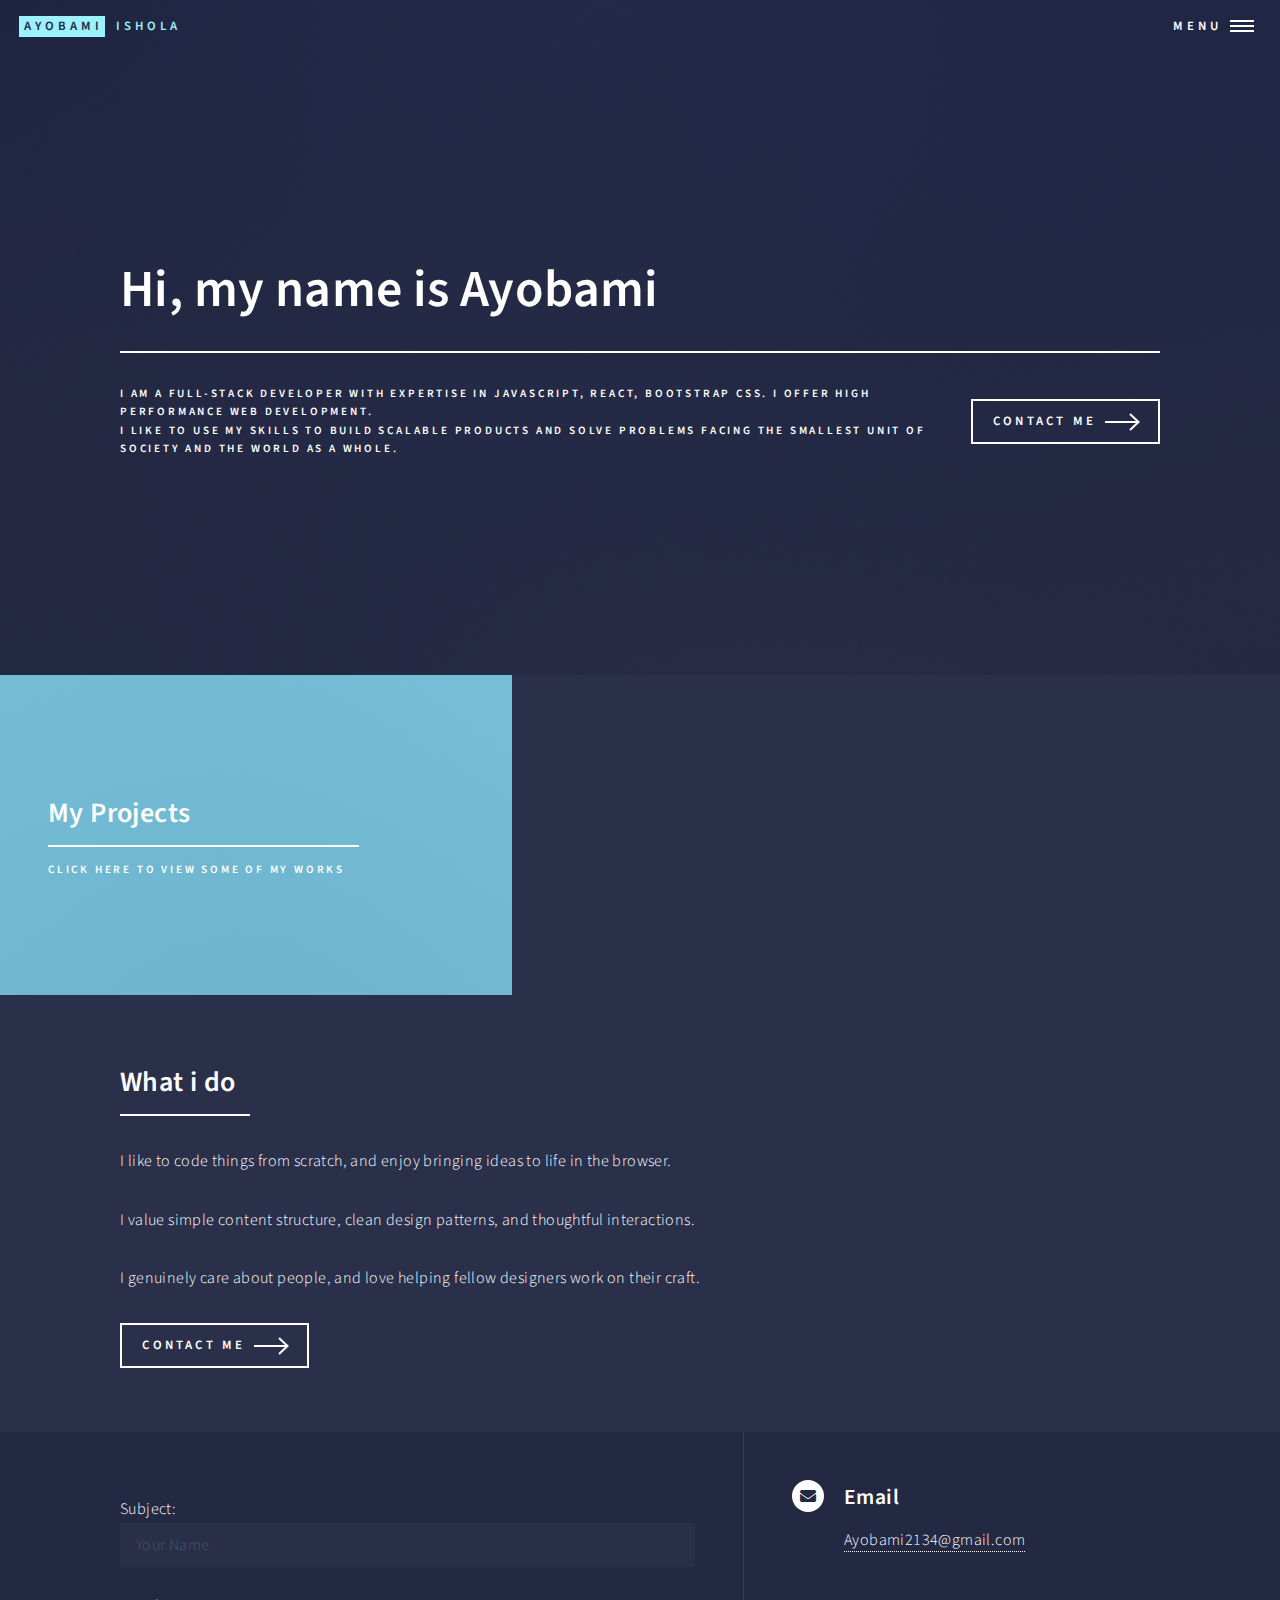
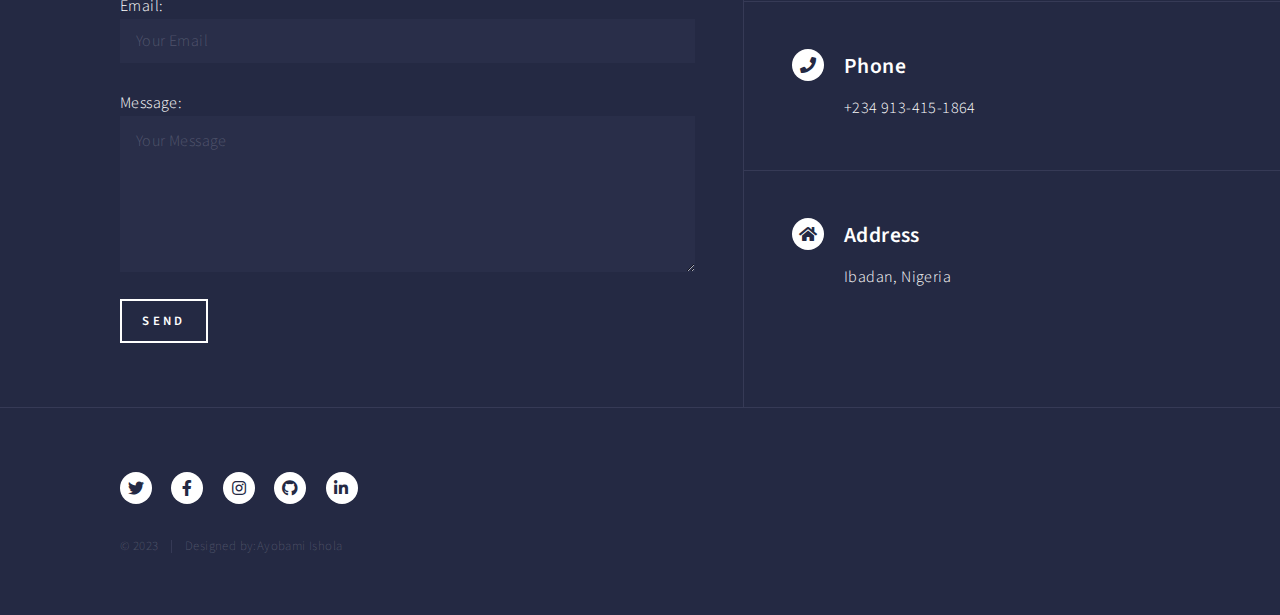
<file: index.html>
<!DOCTYPE HTML>
<!--
	Forty by HTML5 UP
	html5up.net | @ajlkn
	Free for personal and commercial use under the CCA 3.0 license (html5up.net/license)
-->
<html>
	<head>
		<title>Welcome</title>
		<meta charset="utf-8" />
		<meta name="viewport" content="width=device-width, initial-scale=1, user-scalable=no" />
		<link rel="stylesheet" href="assets/css/main.css" />
		<link rel="preconnect" href="https://fonts.googleapis.com">
<link rel="preconnect" href="https://fonts.gstatic.com" crossorigin>
<link href="https://fonts.googleapis.com/css2?family=Inter:wght@100;200;300;400;500&display=swap" rel="stylesheet">
		<noscript><link rel="stylesheet" href="assets/css/noscript.css" /></noscript>
	</head>
	<body class="is-preload">

		<!-- Wrapper -->
			<div id="wrapper">

				<!-- Header -->
					<header id="header" class="alt">
						<a href="index.html" class="logo"><strong>AYOBAMI</strong> <span>ISHOLA</span></a>
						<nav>
							<a href="#menu">Menu</a>
						</nav>
					</header>

				<!-- Menu -->
					<nav id="menu">
						<ul class="links">
							<li><a href="index.html">Home</a></li>
							<li><a href="Projects.html">Projects</a></li>
							<li><a href="About.html">About</a></li>
							<!-- <li><a href="elements.html">Elements</a></li> -->
						</ul>
						<ul class="actions stacked">
							<li><a href="#contact" class="button primary fit">Contact Me</a></li>
							<!-- <li><a href="#" class="button fit">Log In</a></li> -->
						</ul>
					</nav>

				<!-- Banner -->
					<section id="banner" class="major">
						<div class="inner">
							<header class="major">
								<h1>Hi, my name is Ayobami</h1>
							</header>
							<div class="content">
								<p>I am a Full-Stack Developer with expertise in Javascript, React, Bootstrap Css. I offer high
									performance web development. <br>
								I like to use my skills to build scalable products and solve problems
							facing the smallest unit of society and the world as a whole. </p>
								<ul class="actions">
									<li><a href="#contact" class="button next scrolly">Contact Me</a></li>
								</ul>
							</div>
						</div>
					</section>

				<!-- Main -->
					<div id="main">

						<!-- One -->
							<section id="one" class="tiles">
								<article>
									<span class="image">
										<img src="images/pic01.jpg" alt="" />
									</span>
									<header class="major">
										<h3><a href="Projects.html" class="link">My Projects</a></h3>
										<p>Click here to view some of my works</p>
									</header>
								</article>

							</section>

						<!-- Two -->
							<section id="two">
								<div class="inner">
									<header class="major">
										<h2>What i do</h2>
									</header>
								<p>I like to code things from scratch, and enjoy bringing ideas to life in the browser.</p>		
								<p>I value simple content structure, clean design patterns, and thoughtful interactions.</p>
								<p>I genuinely care about people, and love helping fellow designers work on their craft.</p>
								<ul class="actions">
										<li><a href="#contact" class="button next">Contact Me</a></li>
									</ul>
								</div>
							</section>

					</div>

				<!-- Contact -->
					<section id="contact">
						<div class="inner">
							<section>
	
								<form action="mailto:isholaa1999@gmail.com" method="get" enctype="text/plain">
									Subject:<br>
									<input type="text" name="subject" placeholder="Your Name"><br>
									Email:<br>
									<input type="email" name="email" placeholder="Your Email"><br>
									Message:<br>
									<textarea name="body" rows="5" cols="30" placeholder="Your Message"></textarea><br>
									<input type="submit" value="Send">
								  </form>
							</section>
							<section class="split">
								<section>
									<div class="contact-method">
										<span class="icon solid alt fa-envelope"></span>
										<h3>Email</h3>
										<a href="#">Ayobami2134@gmail.com</a>
									</div>
								</section>
								<section>
									<div class="contact-method">
										<span class="icon solid alt fa-phone"></span>
										<h3>Phone</h3>
										<span>+234 913-415-1864</span>
									</div>
								</section>
								<section>
									<div class="contact-method">
										<span class="icon solid alt fa-home"></span>
										<h3>Address</h3>
										<span>Ibadan, Nigeria</span>
									</div>
								</section>
							</section>
						</div>
					</section>

				<!-- Footer -->
					<footer id="footer">
						<div class="inner">
							<ul class="icons">
								<li><a href="https://twitter.com/Holyboi101" class="icon brands alt fa-twitter"><span class="label">Twitter</span></a></li>
								<li><a href="https://web.facebook.com/ayobami.james.35/" class="icon brands alt fa-facebook-f"><span class="label">Facebook</span></a></li>
								<li><a href="https://www.instagram.com/holyboi_haywhy/" class="icon brands alt fa-instagram"><span class="label">Instagram</span></a></li>
								<li><a href="https://github.com/Holyboi10" class="icon brands alt fa-github"><span class="label">GitHub</span></a></li>
								<li><a href="https://www.linkedin.com/in/ayobami2134/" class="icon brands alt fa-linkedin-in"><span class="label">LinkedIn</span></a></li>
							</ul>
							<ul class="copyright">
								<li>&copy; 2023</li><li>Designed by:Ayobami Ishola</li>
							</ul>
						</div>
					</footer>

			</div>

		<!-- Scripts -->
			<script src="assets/js/jquery.min.js"></script>
			<script src="assets/js/jquery.scrolly.min.js"></script>
			<script src="assets/js/jquery.scrollex.min.js"></script>
			<script src="assets/js/browser.min.js"></script>
			<script src="assets/js/breakpoints.min.js"></script>
			<script src="assets/js/util.js"></script>
			<script src="assets/js/main.js"></script>
			<script>
				function SendMessage(){
					var Mesage = document.getElementById("message").value
					
					
				}
			</script>

	</body>
</html>
</file>
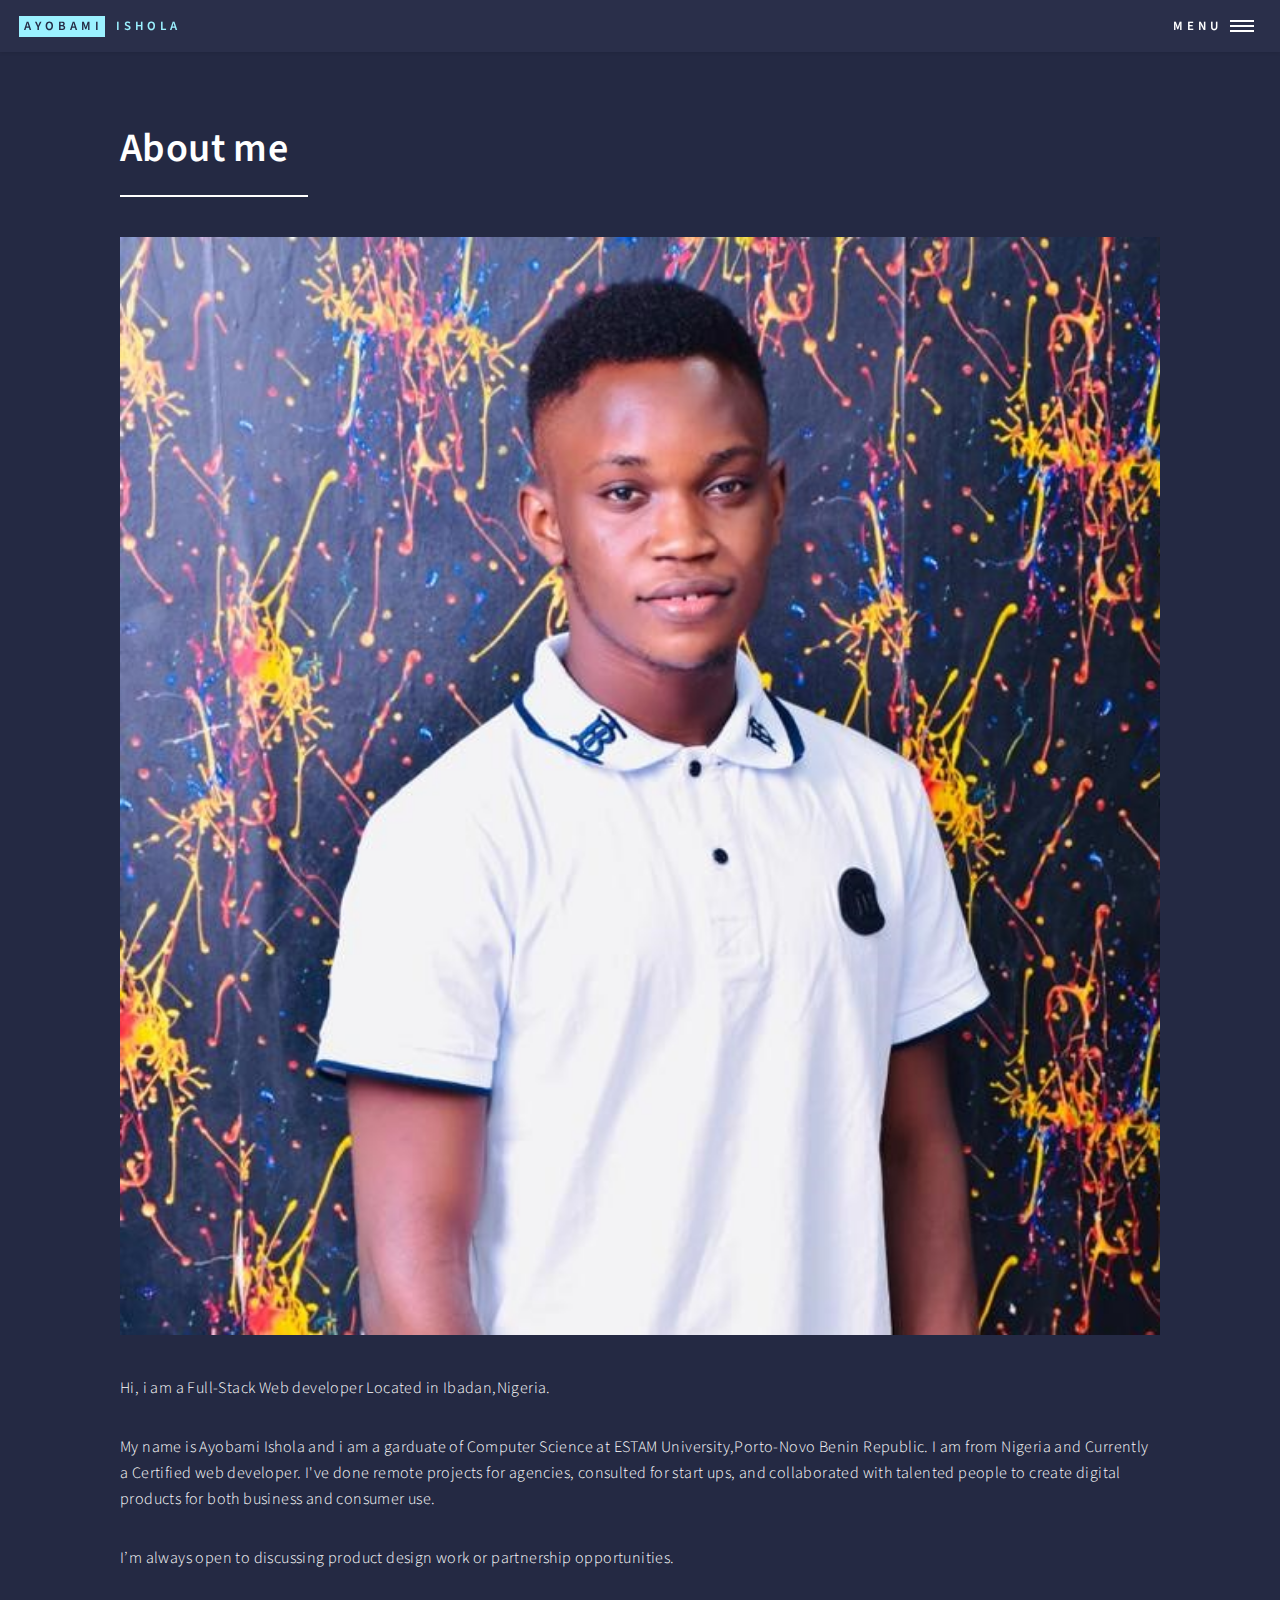
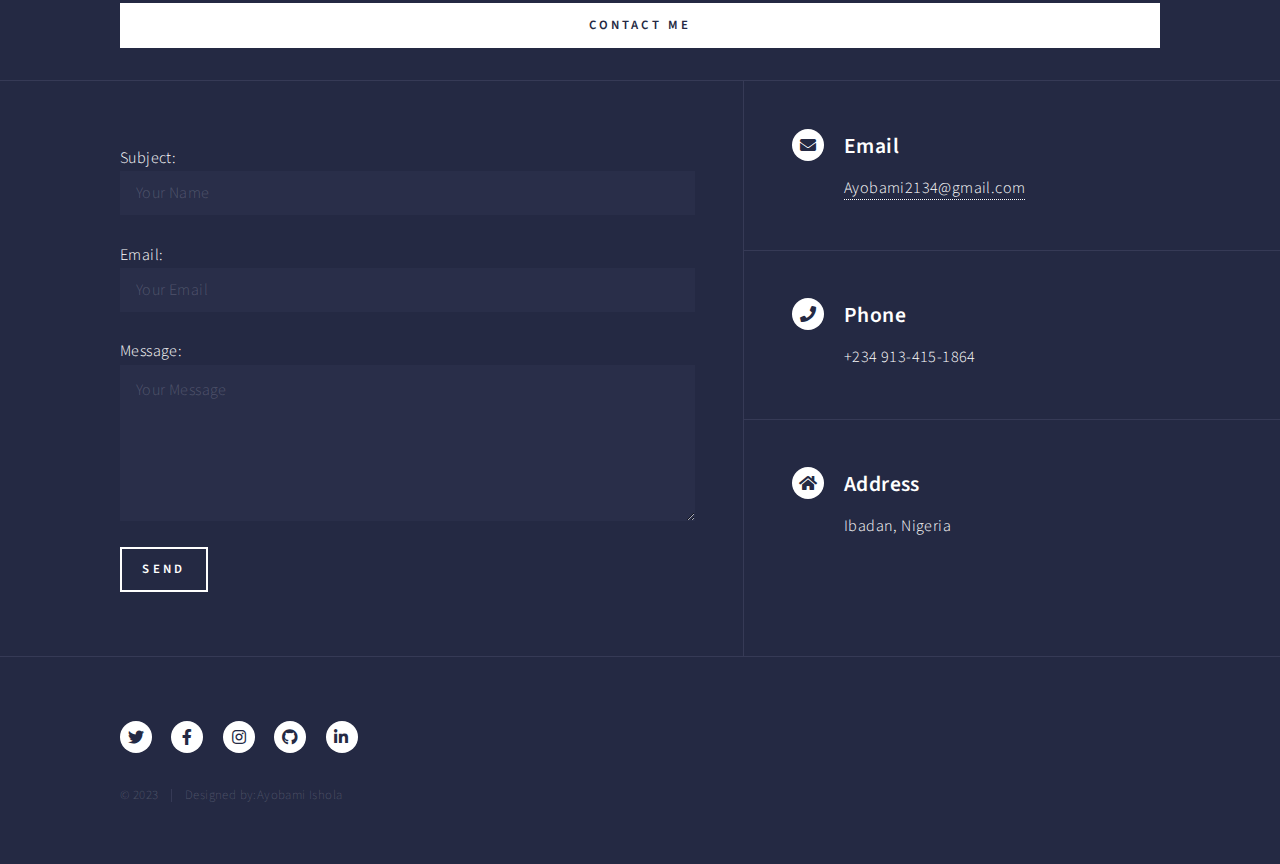
<file: About.html>
<!DOCTYPE HTML>
<!--
	Forty by HTML5 UP
	html5up.net | @ajlkn
	Free for personal and commercial use under the CCA 3.0 license (html5up.net/license)
-->
<html>
	<head>
		<title>About Me</title>
		<meta charset="utf-8" />
		<link rel="preconnect" href="https://fonts.googleapis.com">
<link rel="preconnect" href="https://fonts.gstatic.com" crossorigin>
<link href="https://fonts.googleapis.com/css2?family=Inter:wght@100;200;300;400;500&display=swap" rel="stylesheet">
		<meta name="viewport" content="width=device-width, initial-scale=1, user-scalable=no" />
		<link rel="stylesheet" href="assets/css/main.css" />
		<noscript><link rel="stylesheet" href="assets/css/noscript.css" /></noscript>
	</head>
	<body class="is-preload">

		<!-- Wrapper -->
			<div id="wrapper">

				<!-- Header -->
					<header id="header">
						<a href="index.html" class="logo"><strong>AYOBAMI</strong> <span>ISHOLA</span></a>
						<nav>
							<a href="#menu">Menu</a>
						</nav>
					</header>

				<!-- Menu -->
					<nav id="menu">
						<ul class="links">
							<li><a href="index.html">Home</a></li>
							<li><a href="Projects.html">My Projects</a></li>
							<!-- <li><a href="generic.html"></a></li> -->
							<!-- <li><a href="elements.html">Elements</a></li> -->
						</ul>
						<ul class="actions stacked">
							<li><a href="#contact" class="button primary fit">Contact Me</a></li>
							<!-- <li><a href="#" class="button fit">Log In</a></li> -->
						</ul>
					</nav>

				<!-- Main -->
					<div id="main" class="alt">

						<!-- One -->
							<section id="one">
								<div class="inner">
									<header class="major">
										<h1>About me</h1>
									</header>
									<span class="image main"><img src="pic.JPG" alt="" /></span>
									<p>Hi, i am a Full-Stack Web developer Located in Ibadan,Nigeria.
									</p>
									<p>My name is Ayobami Ishola and i am a garduate of Computer Science at ESTAM University,Porto-Novo Benin Republic.
										I am from Nigeria and Currently a Certified web developer.
										I've done remote projects for agencies, consulted for start ups, and collaborated with talented people
										to create digital products for both business and consumer use.							</p>
										<p>I’m always open to discussing product design work or partnership opportunities.</p>
										<li style="list-style: none;"><a href="#contact" class="button primary fit">Contact Me</a></li>
								</div>
							</section>

					</div>
					<section id="contact">
						<div class="inner">
							<section>
								<form action="mailto:isholaa1999@gmail.com" method="get" enctype="text/plain">
									Subject:<br>
									<input type="text" name="subject" placeholder="Your Name"><br>
									Email:<br>
									<input type="email" name="email" placeholder="Your Email"><br>
									Message:<br>
									<textarea name="body" rows="5" cols="30" placeholder="Your Message"></textarea><br>
									<input type="submit" value="Send">
								  </form>
							</section>
							<section class="split">
								<section>
									<div class="contact-method">
										<span class="icon solid alt fa-envelope"></span>
										<h3>Email</h3>
										<a href="#">Ayobami2134@gmail.com</a>
									</div>
								</section>
								<section>
									<div class="contact-method">
										<span class="icon solid alt fa-phone"></span>
										<h3>Phone</h3>
										<span>+234 913-415-1864</span>
									</div>
								</section>
								<section>
									<div class="contact-method">
										<span class="icon solid alt fa-home"></span>
										<h3>Address</h3>
										<span>Ibadan, Nigeria</span>
									</div>
								</section>
							</section>
						</div>
					</section>

				<!-- Footer -->
					<footer id="footer">
						<div class="inner">
							<ul class="icons">
								<li><a href="https://twitter.com/Holyboi101" class="icon brands alt fa-twitter"><span class="label">Twitter</span></a></li>
								<li><a href="https://web.facebook.com/ayobami.james.35/" class="icon brands alt fa-facebook-f"><span class="label">Facebook</span></a></li>
								<li><a href="https://www.instagram.com/holyboi_haywhy/" class="icon brands alt fa-instagram"><span class="label">Instagram</span></a></li>
								<li><a href="https://github.com/Holyboi10" class="icon brands alt fa-github"><span class="label">GitHub</span></a></li>
								<li><a href="https://www.linkedin.com/in/ayobami2134/" class="icon brands alt fa-linkedin-in"><span class="label">LinkedIn</span></a></li>
							</ul>
							<ul class="copyright">
								<li>&copy; 2023</li><li>Designed by:Ayobami Ishola</li>
							</ul>
						</div>
					</footer>

			</div>

			

			</div>

		<!-- Scripts -->
			<script src="assets/js/jquery.min.js"></script>
			<script src="assets/js/jquery.scrolly.min.js"></script>
			<script src="assets/js/jquery.scrollex.min.js"></script>
			<script src="assets/js/browser.min.js"></script>
			<script src="assets/js/breakpoints.min.js"></script>
			<script src="assets/js/util.js"></script>
			<script src="assets/js/main.js"></script>

	</body>
</html>
</file>
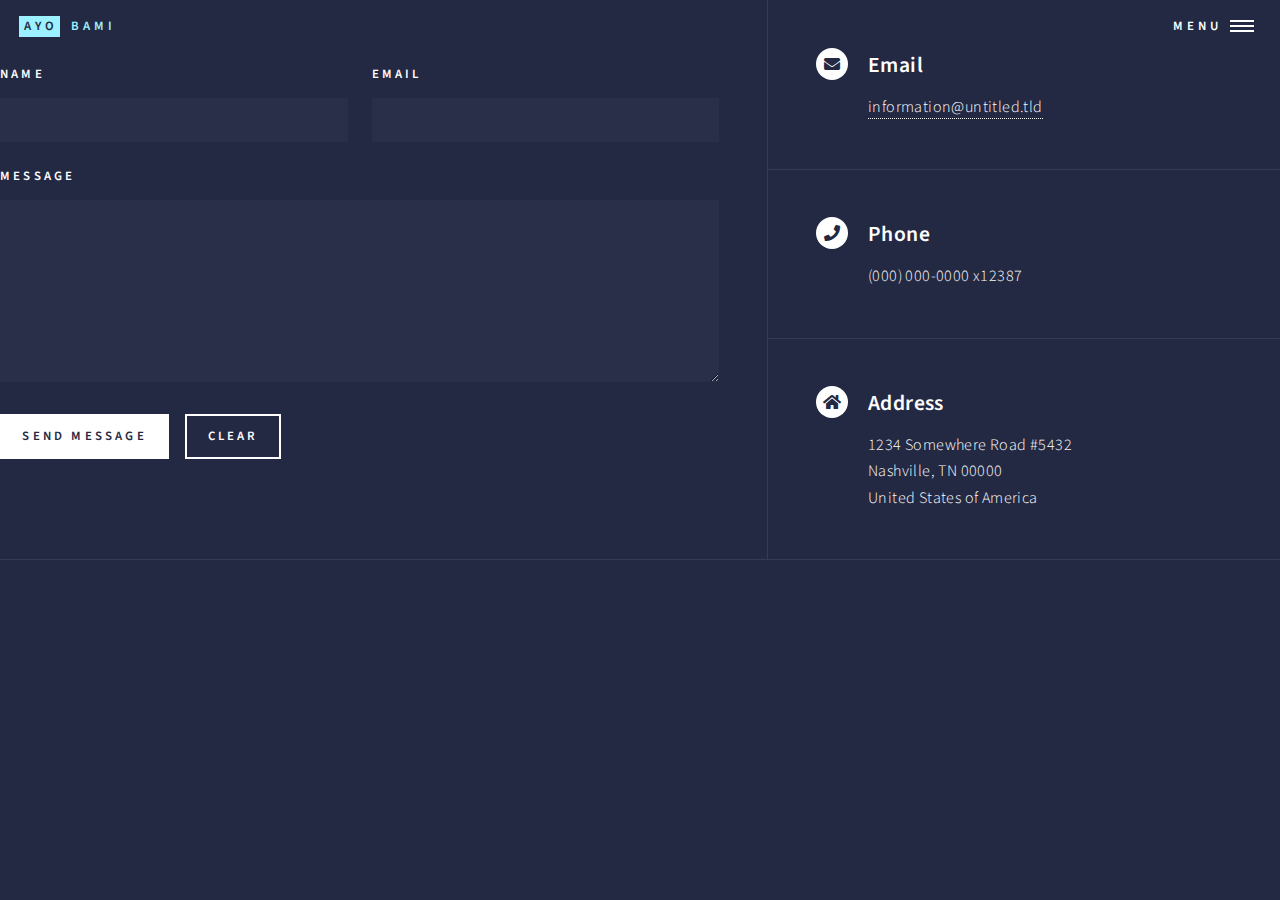
<file: Contact.html>
<html lang="en">
<head>
    <meta charset="UTF-8">
    <meta name="viewport" content="width=device-width, initial-scale=1.0">
    <title>Contact Form</title>
    <link rel="stylesheet" href="assets/css/main.css" />
		<noscript><link rel="stylesheet" href="assets/css/noscript.css" /></noscript>
</head>
<body>
    <header id="header" class="alt">
        <a href="index.html" class="logo"><strong>AYO</strong> <span>BAMI</span></a>
        <nav>
            <a href="#menu">Menu</a>
        </nav>
    </header>
    <section id="contact">
        <div class="inner">
            <section>
                <form method="post" action="#">
                    <div class="fields">
                        <div class="field half">
                            <label for="name">Name</label>
                            <input type="text" name="name" id="name" />
                        </div>
                        <div class="field half">
                            <label for="email">Email</label>
                            <input type="text" name="email" id="email" />
                        </div>
                        <div class="field">
                            <label for="message">Message</label>
                            <textarea name="message" id="message" rows="6"></textarea>
                        </div>
                    </div>
                    <ul class="actions">
                        <li><input type="submit" value="Send Message" class="primary" /></li>
                        <li><input type="reset" value="Clear" /></li>
                    </ul>
                </form>
            </section>
            <section class="split">
                <section>
                    <div class="contact-method">
                        <span class="icon solid alt fa-envelope"></span>
                        <h3>Email</h3>
                        <a href="#">information@untitled.tld</a>
                    </div>
                </section>
                <section>
                    <div class="contact-method">
                        <span class="icon solid alt fa-phone"></span>
                        <h3>Phone</h3>
                        <span>(000) 000-0000 x12387</span>
                    </div>
                </section>
                <section>
                    <div class="contact-method">
                        <span class="icon solid alt fa-home"></span>
                        <h3>Address</h3>
                        <span>1234 Somewhere Road #5432<br />
                        Nashville, TN 00000<br />
                        United States of America</span>
                    </div>
                </section>
            </section>
        </div>
    </section>

    
</body>
</html>
</file>
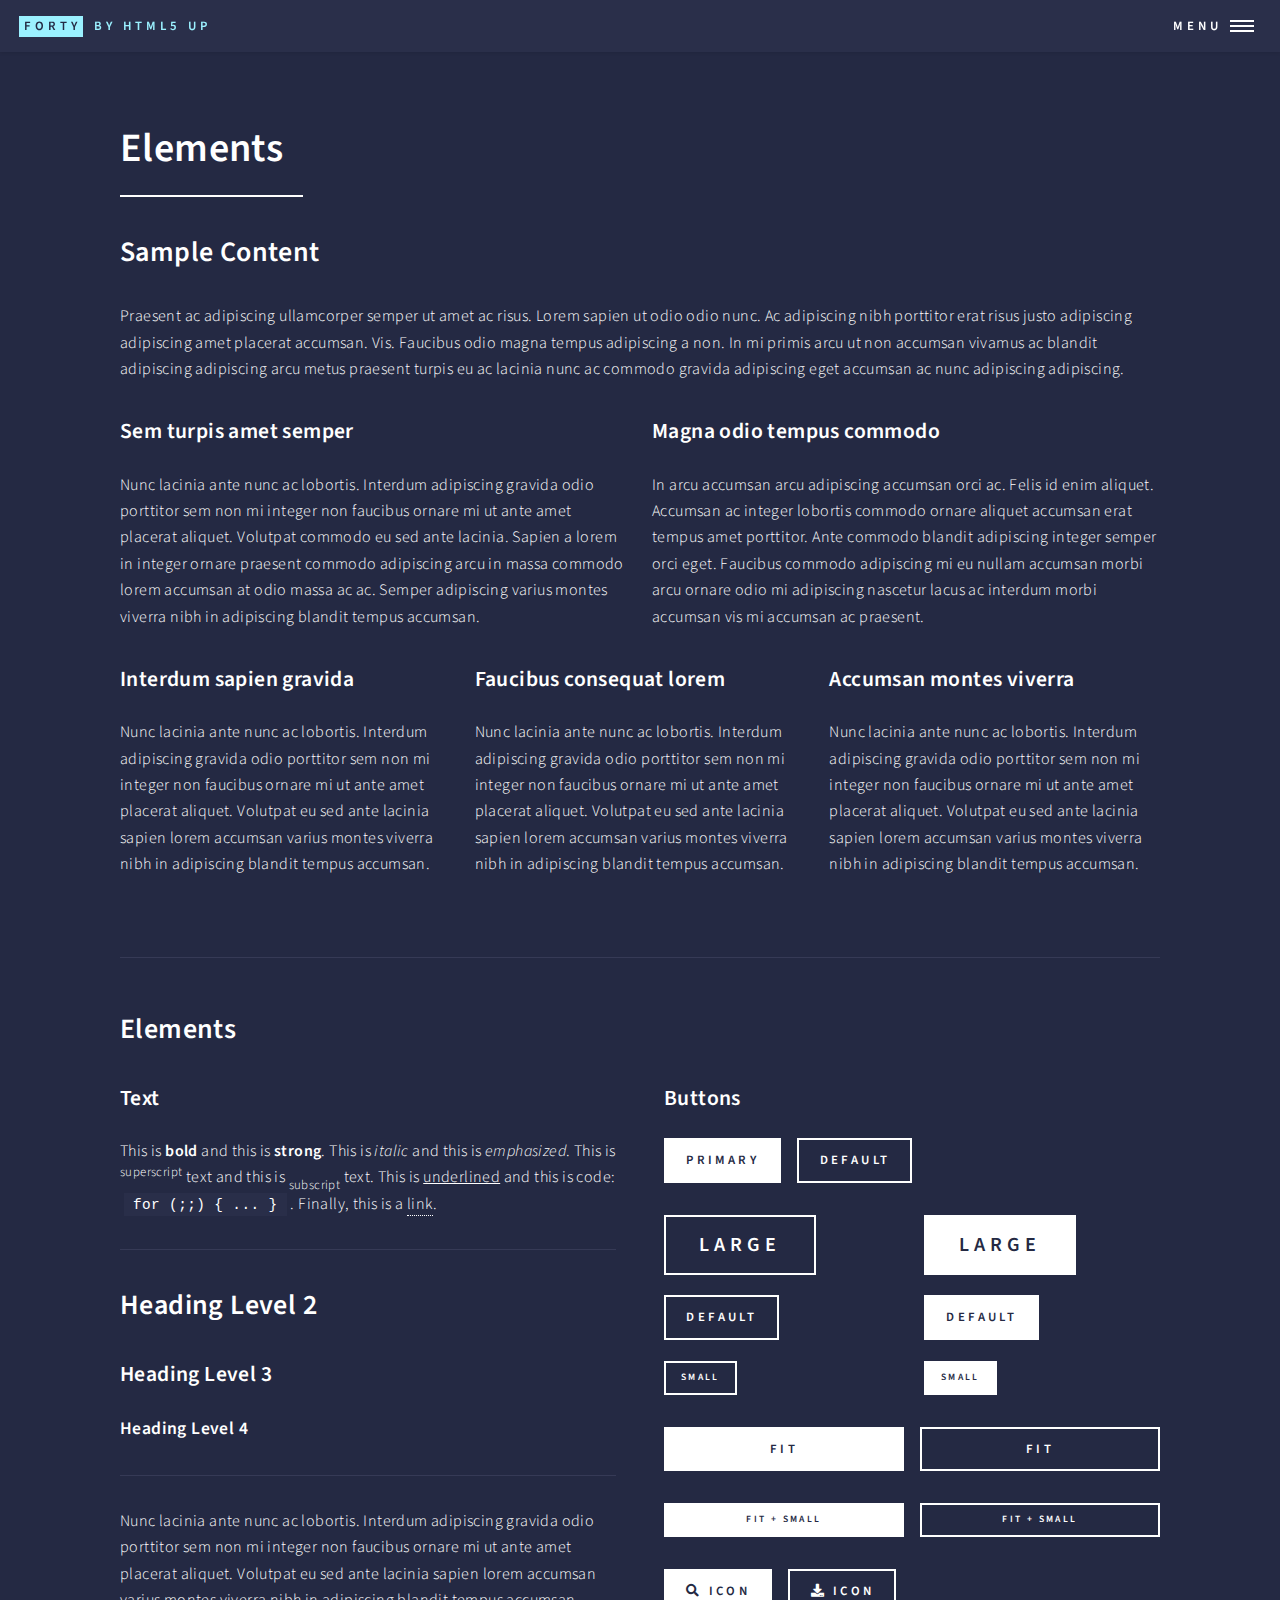
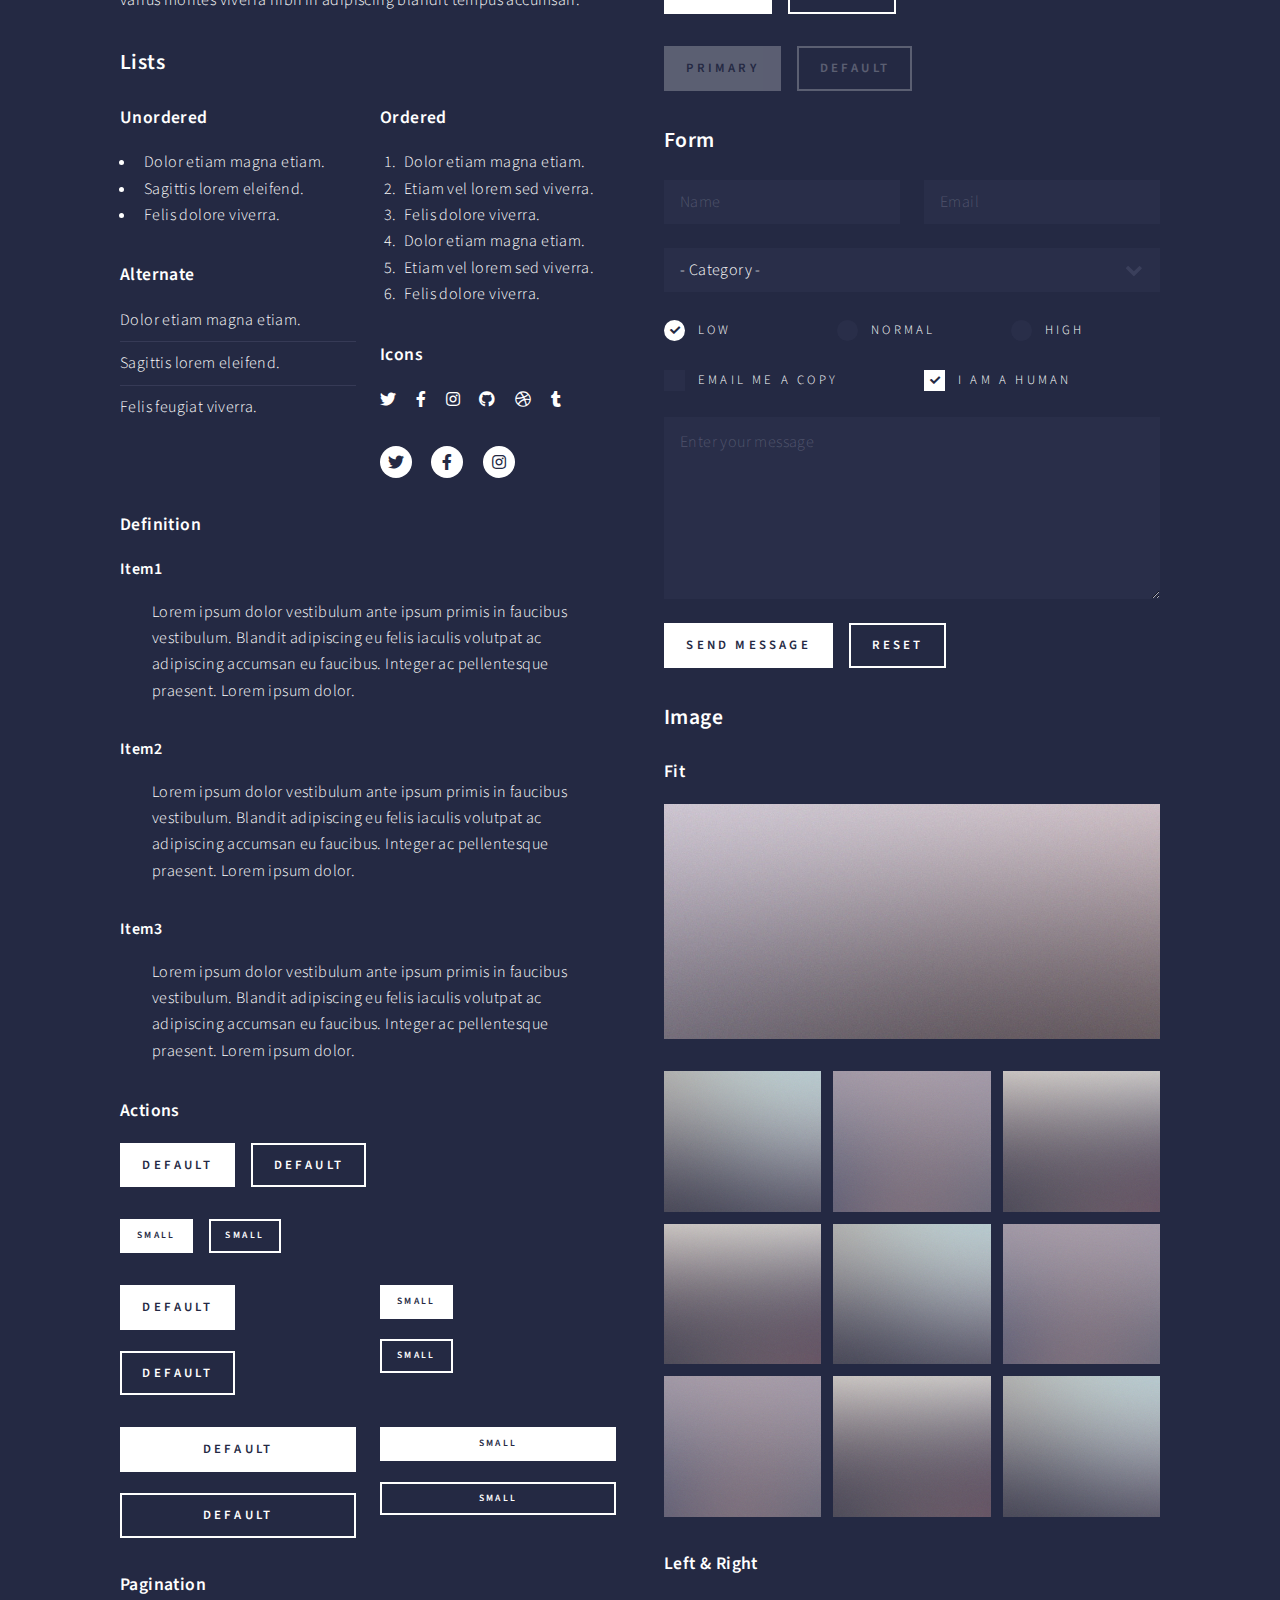
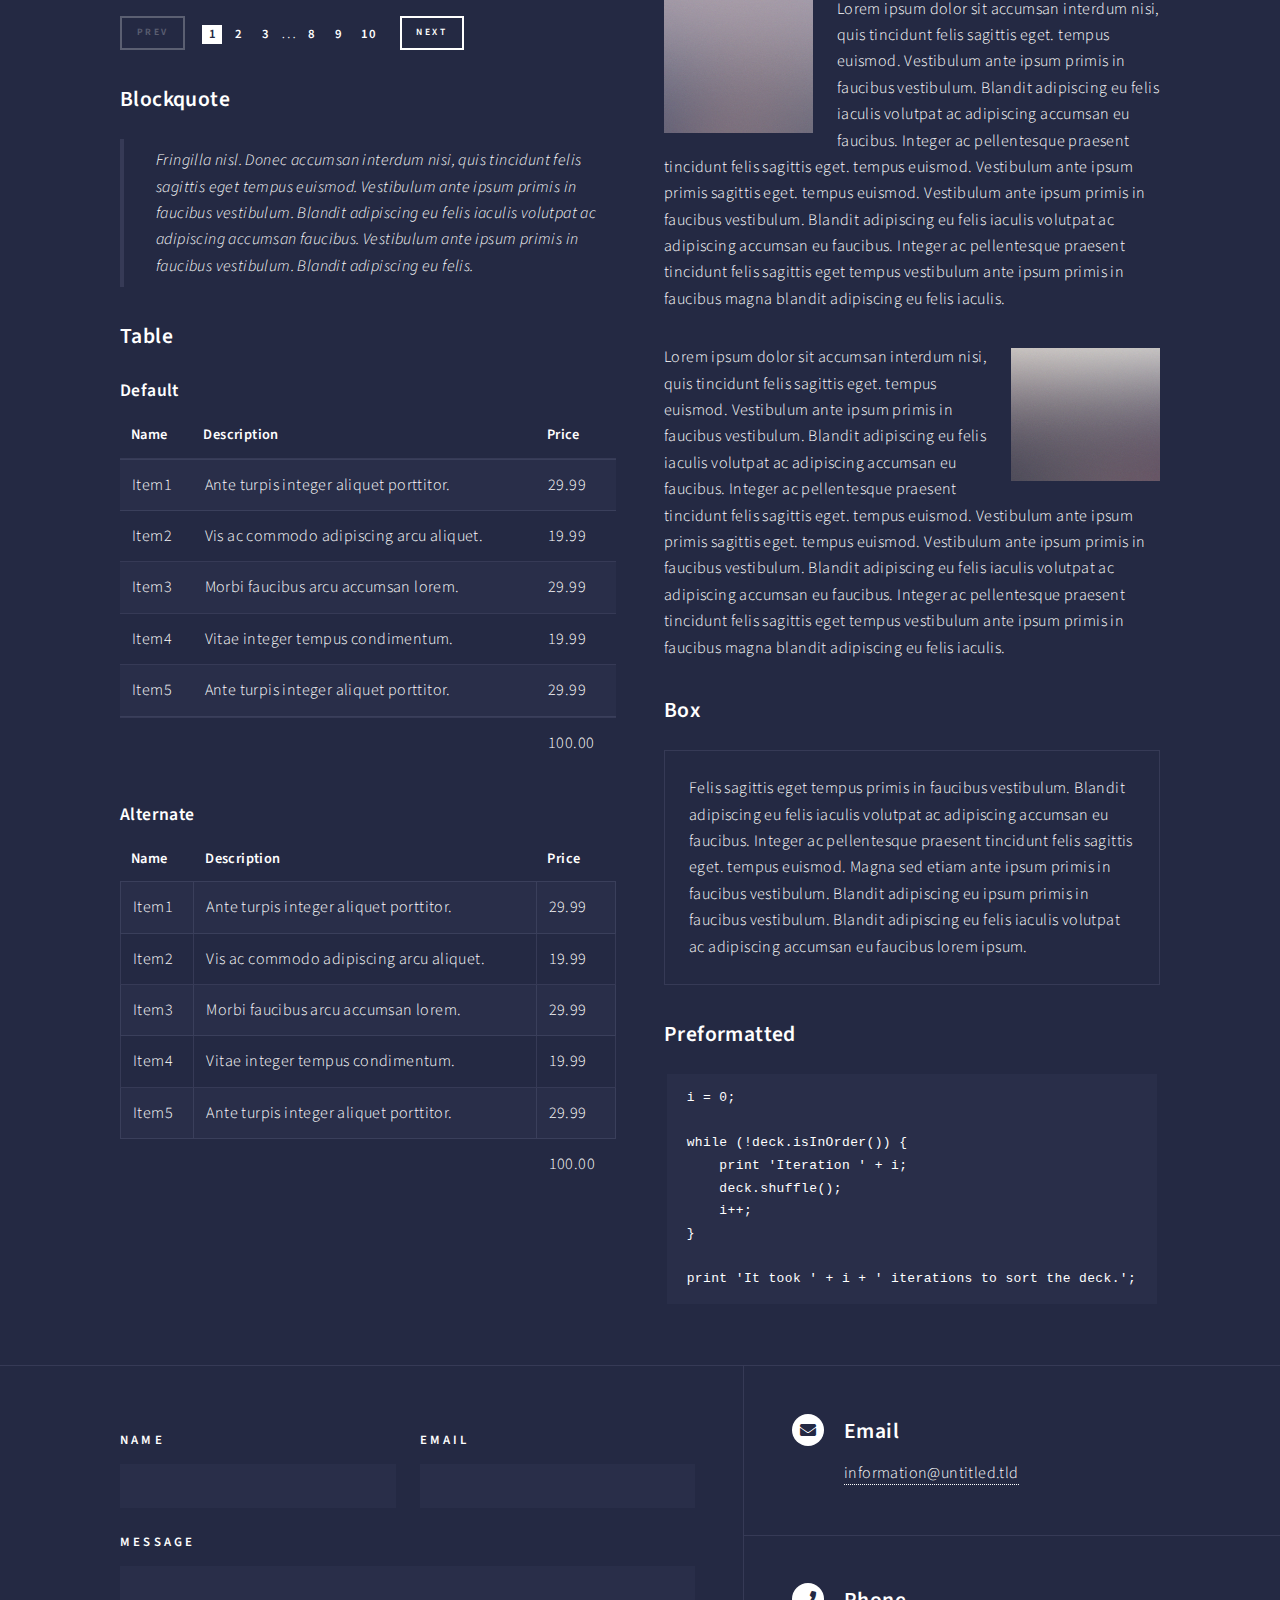
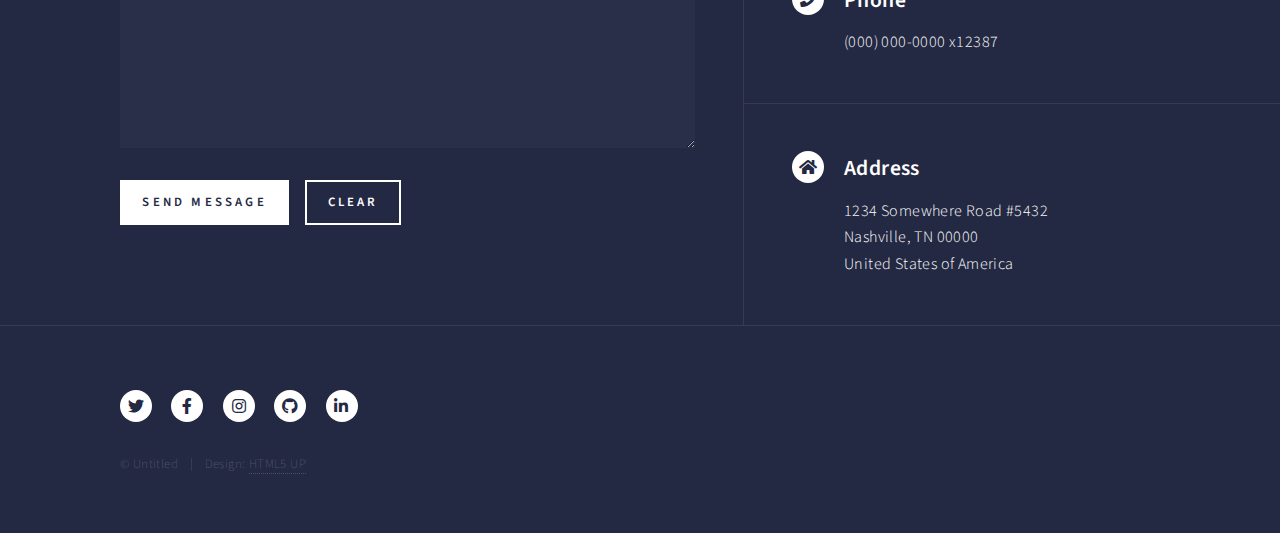
<file: elements.html>
<!DOCTYPE HTML>
<!--
	Forty by HTML5 UP
	html5up.net | @ajlkn
	Free for personal and commercial use under the CCA 3.0 license (html5up.net/license)
-->
<html>
	<head>
		<title>Elements - Forty by HTML5 UP</title>
		<meta charset="utf-8" />
		<meta name="viewport" content="width=device-width, initial-scale=1, user-scalable=no" />
		<link rel="stylesheet" href="assets/css/main.css" />
		<noscript><link rel="stylesheet" href="assets/css/noscript.css" /></noscript>
	</head>
	<body class="is-preload">

		<!-- Wrapper -->
			<div id="wrapper">

				<!-- Header -->
					<header id="header">
						<a href="index.html" class="logo"><strong>Forty</strong> <span>by HTML5 UP</span></a>
						<nav>
							<a href="#menu">Menu</a>
						</nav>
					</header>

				<!-- Menu -->
					<nav id="menu">
						<ul class="links">
							<li><a href="index.html">Home</a></li>
							<li><a href="landing.html">Landing</a></li>
							<li><a href="generic.html">Generic</a></li>
							<li><a href="elements.html">Elements</a></li>
						</ul>
						<ul class="actions stacked">
							<li><a href="#" class="button primary fit">Get Started</a></li>
							<li><a href="#" class="button fit">Log In</a></li>
						</ul>
					</nav>

				<!-- Main -->
					<div id="main" class="alt">

						<!-- One -->
							<section id="one">
								<div class="inner">
									<header class="major">
										<h1>Elements</h1>
									</header>

									<!-- Content -->
										<h2 id="content">Sample Content</h2>
										<p>Praesent ac adipiscing ullamcorper semper ut amet ac risus. Lorem sapien ut odio odio nunc. Ac adipiscing nibh porttitor erat risus justo adipiscing adipiscing amet placerat accumsan. Vis. Faucibus odio magna tempus adipiscing a non. In mi primis arcu ut non accumsan vivamus ac blandit adipiscing adipiscing arcu metus praesent turpis eu ac lacinia nunc ac commodo gravida adipiscing eget accumsan ac nunc adipiscing adipiscing.</p>
										<div class="row">
											<div class="col-6 col-12-small">
												<h3>Sem turpis amet semper</h3>
												<p>Nunc lacinia ante nunc ac lobortis. Interdum adipiscing gravida odio porttitor sem non mi integer non faucibus ornare mi ut ante amet placerat aliquet. Volutpat commodo eu sed ante lacinia. Sapien a lorem in integer ornare praesent commodo adipiscing arcu in massa commodo lorem accumsan at odio massa ac ac. Semper adipiscing varius montes viverra nibh in adipiscing blandit tempus accumsan.</p>
											</div>
											<div class="col-6 col-12-small">
												<h3>Magna odio tempus commodo</h3>
												<p>In arcu accumsan arcu adipiscing accumsan orci ac. Felis id enim aliquet. Accumsan ac integer lobortis commodo ornare aliquet accumsan erat tempus amet porttitor. Ante commodo blandit adipiscing integer semper orci eget. Faucibus commodo adipiscing mi eu nullam accumsan morbi arcu ornare odio mi adipiscing nascetur lacus ac interdum morbi accumsan vis mi accumsan ac praesent.</p>
											</div>
											<!-- Break -->
											<div class="col-4 col-12-medium">
												<h3>Interdum sapien gravida</h3>
												<p>Nunc lacinia ante nunc ac lobortis. Interdum adipiscing gravida odio porttitor sem non mi integer non faucibus ornare mi ut ante amet placerat aliquet. Volutpat eu sed ante lacinia sapien lorem accumsan varius montes viverra nibh in adipiscing blandit tempus accumsan.</p>
											</div>
											<div class="col-4 col-12-medium">
												<h3>Faucibus consequat lorem</h3>
												<p>Nunc lacinia ante nunc ac lobortis. Interdum adipiscing gravida odio porttitor sem non mi integer non faucibus ornare mi ut ante amet placerat aliquet. Volutpat eu sed ante lacinia sapien lorem accumsan varius montes viverra nibh in adipiscing blandit tempus accumsan.</p>
											</div>
											<div class="col-4 col-12-medium">
												<h3>Accumsan montes viverra</h3>
												<p>Nunc lacinia ante nunc ac lobortis. Interdum adipiscing gravida odio porttitor sem non mi integer non faucibus ornare mi ut ante amet placerat aliquet. Volutpat eu sed ante lacinia sapien lorem accumsan varius montes viverra nibh in adipiscing blandit tempus accumsan.</p>
											</div>
										</div>

									<hr class="major" />

									<!-- Elements -->
										<h2 id="elements">Elements</h2>
										<div class="row gtr-200">
											<div class="col-6 col-12-medium">

												<!-- Text stuff -->
													<h3>Text</h3>
													<p>This is <b>bold</b> and this is <strong>strong</strong>. This is <i>italic</i> and this is <em>emphasized</em>.
													This is <sup>superscript</sup> text and this is <sub>subscript</sub> text.
													This is <u>underlined</u> and this is code: <code>for (;;) { ... }</code>.
													Finally, this is a <a href="#">link</a>.</p>
													<hr />
													<h2>Heading Level 2</h2>
													<h3>Heading Level 3</h3>
													<h4>Heading Level 4</h4>
													<hr />
													<p>Nunc lacinia ante nunc ac lobortis. Interdum adipiscing gravida odio porttitor sem non mi integer non faucibus ornare mi ut ante amet placerat aliquet. Volutpat eu sed ante lacinia sapien lorem accumsan varius montes viverra nibh in adipiscing blandit tempus accumsan.</p>

												<!-- Lists -->
													<h3>Lists</h3>
													<div class="row">
														<div class="col-6 col-12-small">

															<h4>Unordered</h4>
															<ul>
																<li>Dolor etiam magna etiam.</li>
																<li>Sagittis lorem eleifend.</li>
																<li>Felis dolore viverra.</li>
															</ul>

															<h4>Alternate</h4>
															<ul class="alt">
																<li>Dolor etiam magna etiam.</li>
																<li>Sagittis lorem eleifend.</li>
																<li>Felis feugiat viverra.</li>
															</ul>

														</div>
														<div class="col-6 col-12-small">

															<h4>Ordered</h4>
															<ol>
																<li>Dolor etiam magna etiam.</li>
																<li>Etiam vel lorem sed viverra.</li>
																<li>Felis dolore viverra.</li>
																<li>Dolor etiam magna etiam.</li>
																<li>Etiam vel lorem sed viverra.</li>
																<li>Felis dolore viverra.</li>
															</ol>

															<h4>Icons</h4>
															<ul class="icons">
																<li><a href="#" class="icon brands fa-twitter"><span class="label">Twitter</span></a></li>
																<li><a href="#" class="icon brands fa-facebook-f"><span class="label">Facebook</span></a></li>
																<li><a href="#" class="icon brands fa-instagram"><span class="label">Instagram</span></a></li>
																<li><a href="#" class="icon brands fa-github"><span class="label">Github</span></a></li>
																<li><a href="#" class="icon brands fa-dribbble"><span class="label">Dribbble</span></a></li>
																<li><a href="#" class="icon brands fa-tumblr"><span class="label">Tumblr</span></a></li>
															</ul>
															<ul class="icons">
																<li><a href="#" class="icon brands alt fa-twitter"><span class="label">Twitter</span></a></li>
																<li><a href="#" class="icon brands alt fa-facebook-f"><span class="label">Facebook</span></a></li>
																<li><a href="#" class="icon brands alt fa-instagram"><span class="label">Instagram</span></a></li>
															</ul>

														</div>
													</div>
													<h4>Definition</h4>
													<dl>
														<dt>Item1</dt>
														<dd>
															<p>Lorem ipsum dolor vestibulum ante ipsum primis in faucibus vestibulum. Blandit adipiscing eu felis iaculis volutpat ac adipiscing accumsan eu faucibus. Integer ac pellentesque praesent. Lorem ipsum dolor.</p>
														</dd>
														<dt>Item2</dt>
														<dd>
															<p>Lorem ipsum dolor vestibulum ante ipsum primis in faucibus vestibulum. Blandit adipiscing eu felis iaculis volutpat ac adipiscing accumsan eu faucibus. Integer ac pellentesque praesent. Lorem ipsum dolor.</p>
														</dd>
														<dt>Item3</dt>
														<dd>
															<p>Lorem ipsum dolor vestibulum ante ipsum primis in faucibus vestibulum. Blandit adipiscing eu felis iaculis volutpat ac adipiscing accumsan eu faucibus. Integer ac pellentesque praesent. Lorem ipsum dolor.</p>
														</dd>
													</dl>

													<h4>Actions</h4>
													<ul class="actions">
														<li><a href="#" class="button primary">Default</a></li>
														<li><a href="#" class="button">Default</a></li>
													</ul>
													<ul class="actions small">
														<li><a href="#" class="button primary small">Small</a></li>
														<li><a href="#" class="button small">Small</a></li>
													</ul>
													<div class="row">
														<div class="col-6 col-12-small">
															<ul class="actions stacked">
																<li><a href="#" class="button primary">Default</a></li>
																<li><a href="#" class="button">Default</a></li>
															</ul>
														</div>
														<div class="col-6 col-12-small">
															<ul class="actions stacked">
																<li><a href="#" class="button primary small">Small</a></li>
																<li><a href="#" class="button small">Small</a></li>
															</ul>
														</div>
														<div class="col-6 col-12-small">
															<ul class="actions stacked">
																<li><a href="#" class="button primary fit">Default</a></li>
																<li><a href="#" class="button fit">Default</a></li>
															</ul>
														</div>
														<div class="col-6 col-12-small">
															<ul class="actions stacked">
																<li><a href="#" class="button primary small fit">Small</a></li>
																<li><a href="#" class="button small fit">Small</a></li>
															</ul>
														</div>
													</div>

													<h4>Pagination</h4>
													<ul class="pagination">
														<li><span class="button small disabled">Prev</span></li>
														<li><a href="#" class="page active">1</a></li>
														<li><a href="#" class="page">2</a></li>
														<li><a href="#" class="page">3</a></li>
														<li><span>&hellip;</span></li>
														<li><a href="#" class="page">8</a></li>
														<li><a href="#" class="page">9</a></li>
														<li><a href="#" class="page">10</a></li>
														<li><a href="#" class="button small">Next</a></li>
													</ul>

												<!-- Blockquote -->
													<h3>Blockquote</h3>
													<blockquote>Fringilla nisl. Donec accumsan interdum nisi, quis tincidunt felis sagittis eget tempus euismod. Vestibulum ante ipsum primis in faucibus vestibulum. Blandit adipiscing eu felis iaculis volutpat ac adipiscing accumsan faucibus. Vestibulum ante ipsum primis in faucibus vestibulum. Blandit adipiscing eu felis.</blockquote>

												<!-- Table -->
													<h3>Table</h3>

													<h4>Default</h4>
													<div class="table-wrapper">
														<table>
															<thead>
																<tr>
																	<th>Name</th>
																	<th>Description</th>
																	<th>Price</th>
																</tr>
															</thead>
															<tbody>
																<tr>
																	<td>Item1</td>
																	<td>Ante turpis integer aliquet porttitor.</td>
																	<td>29.99</td>
																</tr>
																<tr>
																	<td>Item2</td>
																	<td>Vis ac commodo adipiscing arcu aliquet.</td>
																	<td>19.99</td>
																</tr>
																<tr>
																	<td>Item3</td>
																	<td> Morbi faucibus arcu accumsan lorem.</td>
																	<td>29.99</td>
																</tr>
																<tr>
																	<td>Item4</td>
																	<td>Vitae integer tempus condimentum.</td>
																	<td>19.99</td>
																</tr>
																<tr>
																	<td>Item5</td>
																	<td>Ante turpis integer aliquet porttitor.</td>
																	<td>29.99</td>
																</tr>
															</tbody>
															<tfoot>
																<tr>
																	<td colspan="2"></td>
																	<td>100.00</td>
																</tr>
															</tfoot>
														</table>
													</div>

													<h4>Alternate</h4>
													<div class="table-wrapper">
														<table class="alt">
															<thead>
																<tr>
																	<th>Name</th>
																	<th>Description</th>
																	<th>Price</th>
																</tr>
															</thead>
															<tbody>
																<tr>
																	<td>Item1</td>
																	<td>Ante turpis integer aliquet porttitor.</td>
																	<td>29.99</td>
																</tr>
																<tr>
																	<td>Item2</td>
																	<td>Vis ac commodo adipiscing arcu aliquet.</td>
																	<td>19.99</td>
																</tr>
																<tr>
																	<td>Item3</td>
																	<td> Morbi faucibus arcu accumsan lorem.</td>
																	<td>29.99</td>
																</tr>
																<tr>
																	<td>Item4</td>
																	<td>Vitae integer tempus condimentum.</td>
																	<td>19.99</td>
																</tr>
																<tr>
																	<td>Item5</td>
																	<td>Ante turpis integer aliquet porttitor.</td>
																	<td>29.99</td>
																</tr>
															</tbody>
															<tfoot>
																<tr>
																	<td colspan="2"></td>
																	<td>100.00</td>
																</tr>
															</tfoot>
														</table>
													</div>

											</div>
											<div class="col-6 col-12-medium">

												<!-- Buttons -->
													<h3>Buttons</h3>
													<ul class="actions">
														<li><a href="#" class="button primary">Primary</a></li>
														<li><a href="#" class="button">Default</a></li>
													</ul>
													<div class="row">
														<div class="col-6 col-12-xsmall">
															<ul class="actions stacked">
																<li><a href="#" class="button large">Large</a></li>
																<li><a href="#" class="button">Default</a></li>
																<li><a href="#" class="button small">Small</a></li>
															</ul>
														</div>
														<div class="col-6 col-12-xsmall">
															<ul class="actions stacked">
																<li><a href="#" class="button primary large">Large</a></li>
																<li><a href="#" class="button primary">Default</a></li>
																<li><a href="#" class="button primary small">Small</a></li>
															</ul>
														</div>
													</div>
													<ul class="actions fit">
														<li><a href="#" class="button primary fit">Fit</a></li>
														<li><a href="#" class="button fit">Fit</a></li>
													</ul>
													<ul class="actions fit small">
														<li><a href="#" class="button primary fit small">Fit + Small</a></li>
														<li><a href="#" class="button fit small">Fit + Small</a></li>
													</ul>
													<ul class="actions">
														<li><a href="#" class="button primary icon solid fa-search">Icon</a></li>
														<li><a href="#" class="button icon solid fa-download">Icon</a></li>
													</ul>
													<ul class="actions">
														<li><span class="button primary disabled">Primary</span></li>
														<li><span class="button disabled">Default</span></li>
													</ul>

												<!-- Form -->
													<h3>Form</h3>

													<form method="post" action="#">
														<div class="row gtr-uniform">
															<div class="col-6 col-12-xsmall">
																<input type="text" name="demo-name" id="demo-name" value="" placeholder="Name" />
															</div>
															<div class="col-6 col-12-xsmall">
																<input type="email" name="demo-email" id="demo-email" value="" placeholder="Email" />
															</div>
															<!-- Break -->
															<div class="col-12">
																<select name="demo-category" id="demo-category">
																	<option value="">- Category -</option>
																	<option value="1">Manufacturing</option>
																	<option value="1">Shipping</option>
																	<option value="1">Administration</option>
																	<option value="1">Human Resources</option>
																</select>
															</div>
															<!-- Break -->
															<div class="col-4 col-12-small">
																<input type="radio" id="demo-priority-low" name="demo-priority" checked>
																<label for="demo-priority-low">Low</label>
															</div>
															<div class="col-4 col-12-small">
																<input type="radio" id="demo-priority-normal" name="demo-priority">
																<label for="demo-priority-normal">Normal</label>
															</div>
															<div class="col-4 col-12-small">
																<input type="radio" id="demo-priority-high" name="demo-priority">
																<label for="demo-priority-high">High</label>
															</div>
															<!-- Break -->
															<div class="col-6 col-12-small">
																<input type="checkbox" id="demo-copy" name="demo-copy">
																<label for="demo-copy">Email me a copy</label>
															</div>
															<div class="col-6 col-12-small">
																<input type="checkbox" id="demo-human" name="demo-human" checked>
																<label for="demo-human">I am a human</label>
															</div>
															<!-- Break -->
															<div class="col-12">
																<textarea name="demo-message" id="demo-message" placeholder="Enter your message" rows="6"></textarea>
															</div>
															<!-- Break -->
															<div class="col-12">
																<ul class="actions">
																	<li><input type="submit" value="Send Message" class="primary" /></li>
																	<li><input type="reset" value="Reset" /></li>
																</ul>
															</div>
														</div>
													</form>

												<!-- Image -->
													<h3>Image</h3>

													<h4>Fit</h4>
													<span class="image fit"><img src="images/pic03.jpg" alt="" /></span>
													<div class="box alt">
														<div class="row gtr-50 gtr-uniform">
															<div class="col-4"><span class="image fit"><img src="images/pic08.jpg" alt="" /></span></div>
															<div class="col-4"><span class="image fit"><img src="images/pic09.jpg" alt="" /></span></div>
															<div class="col-4"><span class="image fit"><img src="images/pic10.jpg" alt="" /></span></div>
															<!-- Break -->
															<div class="col-4"><span class="image fit"><img src="images/pic10.jpg" alt="" /></span></div>
															<div class="col-4"><span class="image fit"><img src="images/pic08.jpg" alt="" /></span></div>
															<div class="col-4"><span class="image fit"><img src="images/pic09.jpg" alt="" /></span></div>
															<!-- Break -->
															<div class="col-4"><span class="image fit"><img src="images/pic09.jpg" alt="" /></span></div>
															<div class="col-4"><span class="image fit"><img src="images/pic10.jpg" alt="" /></span></div>
															<div class="col-4"><span class="image fit"><img src="images/pic08.jpg" alt="" /></span></div>
														</div>
													</div>

													<h4>Left &amp; Right</h4>
													<p><span class="image left"><img src="images/pic09.jpg" alt="" /></span>Lorem ipsum dolor sit accumsan interdum nisi, quis tincidunt felis sagittis eget. tempus euismod. Vestibulum ante ipsum primis in faucibus vestibulum. Blandit adipiscing eu felis iaculis volutpat ac adipiscing accumsan eu faucibus. Integer ac pellentesque praesent tincidunt felis sagittis eget. tempus euismod. Vestibulum ante ipsum primis sagittis eget. tempus euismod. Vestibulum ante ipsum primis in faucibus vestibulum. Blandit adipiscing eu felis iaculis volutpat ac adipiscing accumsan eu faucibus. Integer ac pellentesque praesent tincidunt felis sagittis eget tempus vestibulum ante ipsum primis in faucibus magna blandit adipiscing eu felis iaculis.</p>
													<p><span class="image right"><img src="images/pic10.jpg" alt="" /></span>Lorem ipsum dolor sit accumsan interdum nisi, quis tincidunt felis sagittis eget. tempus euismod. Vestibulum ante ipsum primis in faucibus vestibulum. Blandit adipiscing eu felis iaculis volutpat ac adipiscing accumsan eu faucibus. Integer ac pellentesque praesent tincidunt felis sagittis eget. tempus euismod. Vestibulum ante ipsum primis sagittis eget. tempus euismod. Vestibulum ante ipsum primis in faucibus vestibulum. Blandit adipiscing eu felis iaculis volutpat ac adipiscing accumsan eu faucibus. Integer ac pellentesque praesent tincidunt felis sagittis eget tempus vestibulum ante ipsum primis in faucibus magna blandit adipiscing eu felis iaculis.</p>

												<!-- Box -->
													<h3>Box</h3>
													<div class="box">
														<p>Felis sagittis eget tempus primis in faucibus vestibulum. Blandit adipiscing eu felis iaculis volutpat ac adipiscing accumsan eu faucibus. Integer ac pellentesque praesent tincidunt felis sagittis eget. tempus euismod. Magna sed etiam ante ipsum primis in faucibus vestibulum. Blandit adipiscing eu ipsum primis in faucibus vestibulum. Blandit adipiscing eu felis iaculis volutpat ac adipiscing accumsan eu faucibus lorem ipsum.</p>
													</div>

												<!-- Preformatted Code -->
													<h3>Preformatted</h3>
													<pre><code>i = 0;

while (!deck.isInOrder()) {
    print 'Iteration ' + i;
    deck.shuffle();
    i++;
}

print 'It took ' + i + ' iterations to sort the deck.';
</code></pre>

											</div>
										</div>

								</div>
							</section>

					</div>

				<!-- Contact -->
					<section id="contact">
						<div class="inner">
							<section>
								<form method="post" action="#">
									<div class="fields">
										<div class="field half">
											<label for="name">Name</label>
											<input type="text" name="name" id="name" />
										</div>
										<div class="field half">
											<label for="email">Email</label>
											<input type="text" name="email" id="email" />
										</div>
										<div class="field">
											<label for="message">Message</label>
											<textarea name="message" id="message" rows="6"></textarea>
										</div>
									</div>
									<ul class="actions">
										<li><input type="submit" value="Send Message" class="primary" /></li>
										<li><input type="reset" value="Clear" /></li>
									</ul>
								</form>
							</section>
							<section class="split">
								<section>
									<div class="contact-method">
										<span class="icon solid alt fa-envelope"></span>
										<h3>Email</h3>
										<a href="#">information@untitled.tld</a>
									</div>
								</section>
								<section>
									<div class="contact-method">
										<span class="icon solid alt fa-phone"></span>
										<h3>Phone</h3>
										<span>(000) 000-0000 x12387</span>
									</div>
								</section>
								<section>
									<div class="contact-method">
										<span class="icon solid alt fa-home"></span>
										<h3>Address</h3>
										<span>1234 Somewhere Road #5432<br />
										Nashville, TN 00000<br />
										United States of America</span>
									</div>
								</section>
							</section>
						</div>
					</section>

				<!-- Footer -->
					<footer id="footer">
						<div class="inner">
							<ul class="icons">
								<li><a href="#" class="icon brands alt fa-twitter"><span class="label">Twitter</span></a></li>
								<li><a href="#" class="icon brands alt fa-facebook-f"><span class="label">Facebook</span></a></li>
								<li><a href="#" class="icon brands alt fa-instagram"><span class="label">Instagram</span></a></li>
								<li><a href="#" class="icon brands alt fa-github"><span class="label">GitHub</span></a></li>
								<li><a href="#" class="icon brands alt fa-linkedin-in"><span class="label">LinkedIn</span></a></li>
							</ul>
							<ul class="copyright">
								<li>&copy; Untitled</li><li>Design: <a href="https://html5up.net">HTML5 UP</a></li>
							</ul>
						</div>
					</footer>

			</div>

		<!-- Scripts -->
			<script src="assets/js/jquery.min.js"></script>
			<script src="assets/js/jquery.scrolly.min.js"></script>
			<script src="assets/js/jquery.scrollex.min.js"></script>
			<script src="assets/js/browser.min.js"></script>
			<script src="assets/js/breakpoints.min.js"></script>
			<script src="assets/js/util.js"></script>
			<script src="assets/js/main.js"></script>

	</body>
</html>
</file>
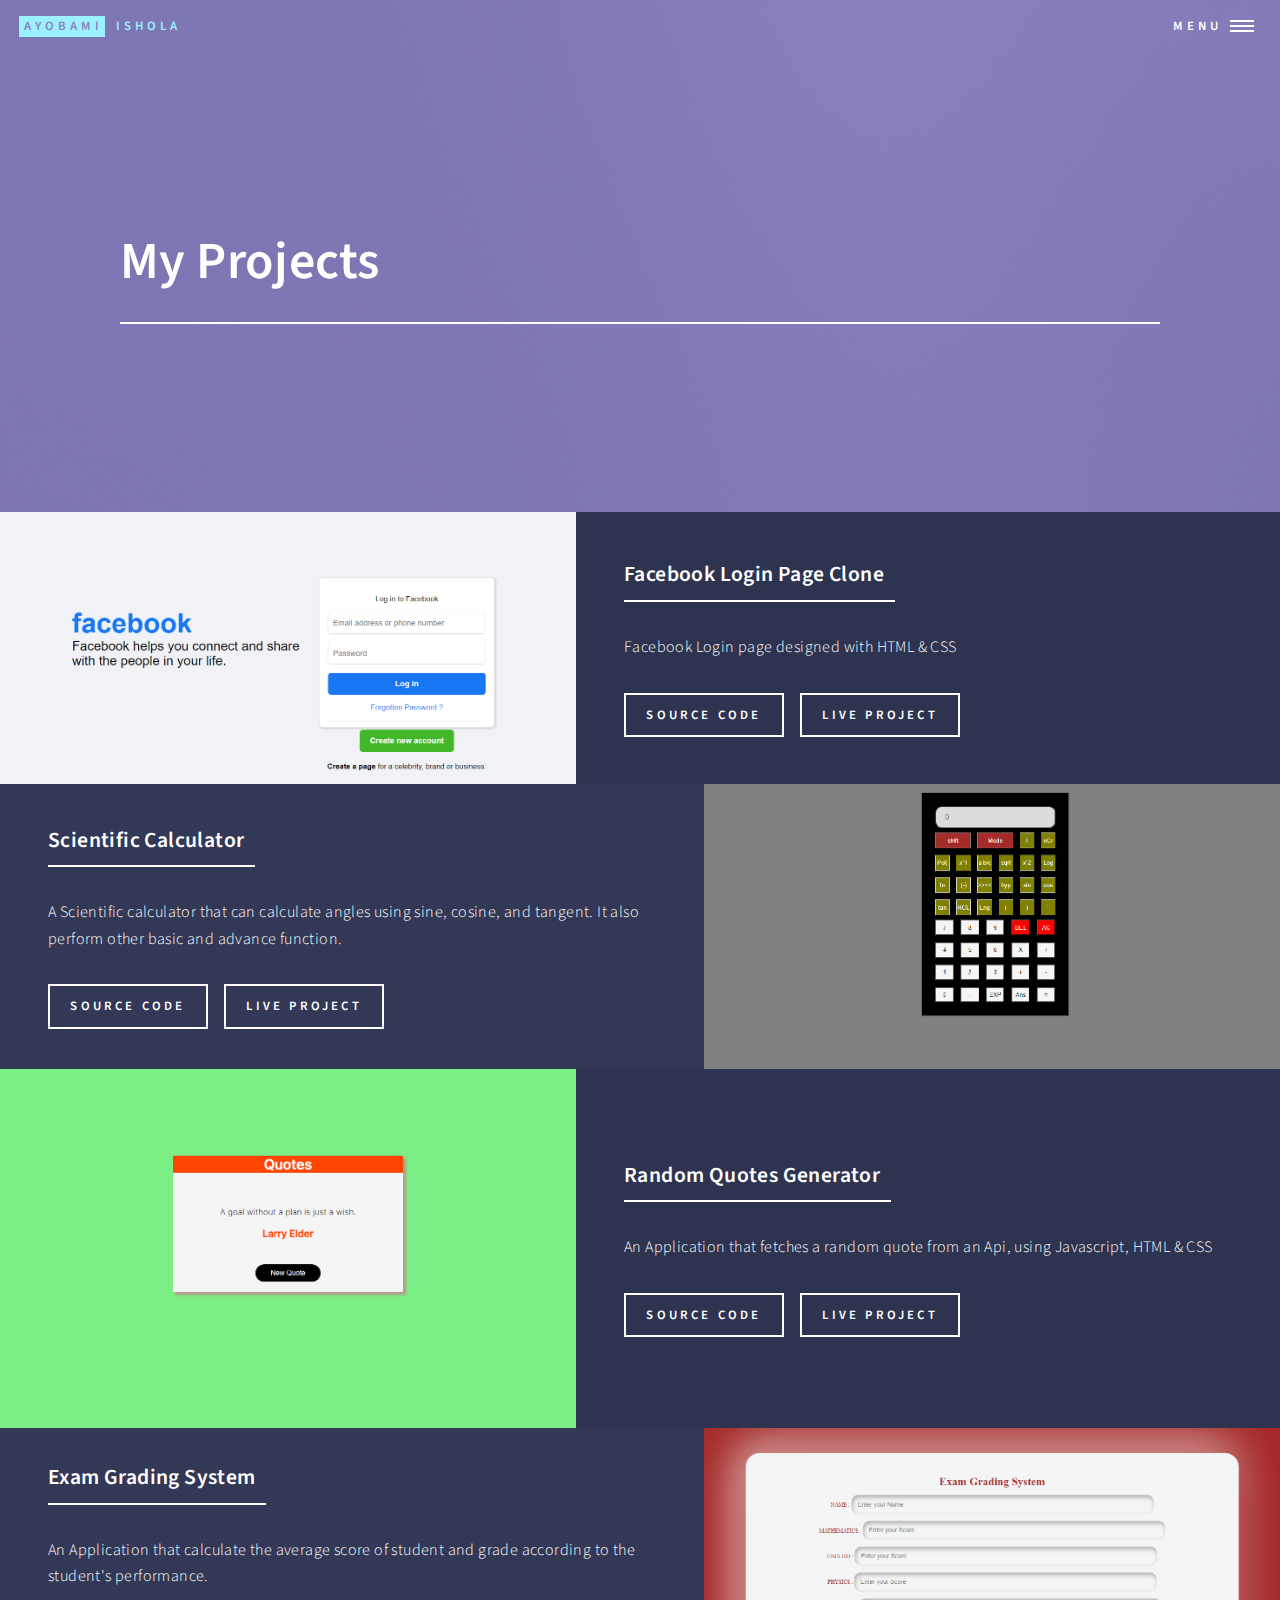
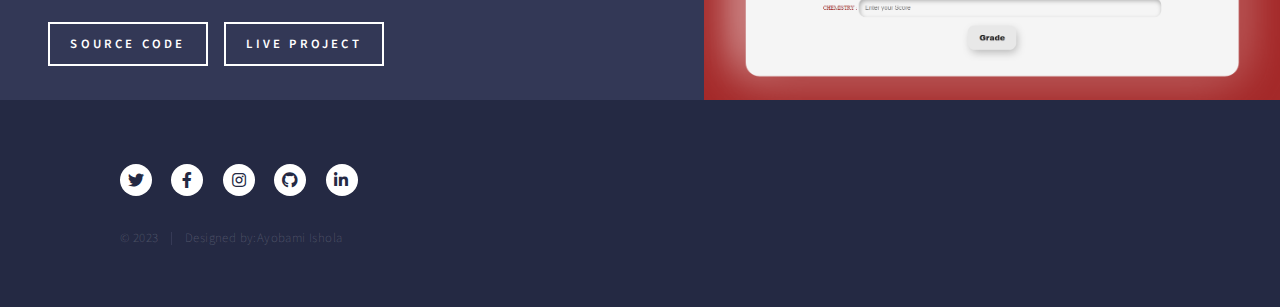
<file: Projects.html>
<!DOCTYPE HTML>
<!--
	Forty by HTML5 UP
	html5up.net | @ajlkn
	Free for personal and commercial use under the CCA 3.0 license (html5up.net/license)
-->
<html>
	<head>
		<title>Landing - Forty by HTML5 UP</title>
		<meta charset="utf-8" />
		<meta name="viewport" content="width=device-width, initial-scale=1, user-scalable=no" />
		<link rel="stylesheet" href="assets/css/main.css" />
		<link rel="preconnect" href="https://fonts.googleapis.com">
<link rel="preconnect" href="https://fonts.gstatic.com" crossorigin>
<link href="https://fonts.googleapis.com/css2?family=Inter:wght@100;200;300;400;500&display=swap" rel="stylesheet">
		<noscript><link rel="stylesheet" href="assets/css/noscript.css" /></noscript>
	</head>
	<body class="is-preload">

		<!-- Wrapper -->
			<div id="wrapper">

				<!-- Header -->
				<!-- Note: The "styleN" class below should match that of the banner element. -->
					<header id="header" class="alt style2">
						<a href="index.html" class="logo"><strong>AYOBAMI</strong> <span>ISHOLA</span></a>
						<nav>
							<a href="#menu">Menu</a>
						</nav>
					</header>

				<!-- Menu -->
					<nav id="menu">
						<ul class="links">
							<li><a href="index.html">Home</a></li>
							<!-- <li><a href="landing.html">Landing</a></li> -->
							<li><a href="About.html">About</a></li>
							<!-- <li><a href="elements.html">Elements</a></li> -->
						</ul>
						<ul class="actions stacked">
							<li><a href="#contact" class="button primary fit">Contact Me</a></li>
							<!-- <li><a href="#" class="button fit">Log In</a></li> -->
						</ul>
					</nav>

				<!-- Banner -->
				<!-- Note: The "styleN" class below should match that of the header element. -->
					<section id="banner" class="style2">
						<div class="inner">
							<span class="image">
								<img src="images/pic07.jpg" alt="" />
							</span>
							<header class="major">
								<h1>My Projects</h1>
							</header>
							
						</div>
					</section>

				<!-- Main -->
					<div id="main">

						<!-- One -->
							<!-- <section id="one">
								<div class="inner">
									<header class="major">
										<h2>Sed amet aliquam</h2>
									</header>
									<p>Nullam et orci eu lorem consequat tincidunt vivamus et sagittis magna sed nunc rhoncus condimentum sem. In efficitur ligula tate urna. Maecenas massa vel lacinia pellentesque lorem ipsum dolor. Nullam et orci eu lorem consequat tincidunt. Vivamus et sagittis libero. Nullam et orci eu lorem consequat tincidunt vivamus et sagittis magna sed nunc rhoncus condimentum sem. In efficitur ligula tate urna.</p>
								</div>
							</section> -->

						<!-- Two -->
							<section id="two" class="spotlights">
								<section>
									<a href="" class="image">
										<img src="facebook.png" style="height: 100%;" alt="" data-position="center center" />
									</a>
									<div class="content">
										<div class="inner">
											<header class="major">
												<h3>Facebook Login Page Clone</h3>
											</header>
											<p>Facebook Login page designed with HTML & CSS</p>
											<ul class="actions">
												<li><a href="https://github.com/Holyboi10/Facebook-Clone" class="button">Source Code</a></li><br>
												<li><a href="https://ayofbclone.netlify.app" class="button">Live Project</a></li>
											</ul>
										</div>
									</div>
								</section>
								<section>
									<a href="" class="image">
										<img src="calculator.png" alt="" data-position="top center" />
									</a>
									<div class="content">
										<div class="inner">
											<header class="major">
												<h3>Scientific Calculator</h3>
											</header>
											<p>A Scientific calculator that can calculate angles using sine, cosine, and tangent. It also perform other basic and advance function.</p>
											<ul class="actions">
												<li><a href="https://github.com/Holyboi10/Scientific-Calculator" class="button">Source Code</a></li><br>
												<li><a href="https://ayoscientificcalculator.netlify.app" class="button">Live Project</a></li>
											</ul>
										</div>
									</div>
								</section>
								<section>
									<a href="" class="image">
										<img src="Quotes.png" alt="" data-position="25% 25%" />
									</a>
									<div class="content">
										<div class="inner">
											<header class="major">
												<h3>Random Quotes Generator</h3>
											</header>
											<p>An Application that fetches a random quote from an Api, using Javascript, HTML & CSS</p>
											<ul class="actions">
												<li><a href="https://github.com/Holyboi10/Random-Quote-Generator-With-API" class="button">Source Code</a></li><br>
												<li><a href="https://ayorandomquotes.netlify.app" class="button">Live Project</a></li>
											</ul>
										</div>
									</div>
								</section>
								<section>
									<a href="" class="image">
										<img src="grading.png" alt="" data-position="top center" />
									</a>
									<div class="content">
										<div class="inner">
											<header class="major">
												<h3>Exam Grading System</h3>
											</header>
											<p>An Application that calculate the average score of student and grade according to the student's performance. </p>
											<ul class="actions">
												<li><a href="https://github.com/Holyboi10/Grading-System" class="button">Source Code</a></li><br>
												<li><a href="https://gradingsystemayo.netlify.app" class="button">Live Project</a></li>
											</ul>
										</div>
									</div>
								</section>
							</section> 

						<!-- Three -->
							
					</div>

				<!-- Contact -->
					
				<!-- Footer -->
				<footer id="footer">
					<div class="inner">
						<ul class="icons">
							<li><a href="https://twitter.com/Holyboi101" class="icon brands alt fa-twitter"><span class="label">Twitter</span></a></li>
							<li><a href="https://web.facebook.com/ayobami.james.35/" class="icon brands alt fa-facebook-f"><span class="label">Facebook</span></a></li>
							<li><a href="https://www.instagram.com/holyboi_haywhy/" class="icon brands alt fa-instagram"><span class="label">Instagram</span></a></li>
							<li><a href="https://github.com/Holyboi10" class="icon brands alt fa-github"><span class="label">GitHub</span></a></li>
							<li><a href="https://www.linkedin.com/in/ayobami2134/" class="icon brands alt fa-linkedin-in"><span class="label">LinkedIn</span></a></li>
						</ul>
						<ul class="copyright">
							<li>&copy; 2023</li><li>Designed by:Ayobami Ishola</li>
						</ul>
					</div>
				</footer>

			</div>

		<!-- Scripts -->
			<script src="assets/js/jquery.min.js"></script>
			<script src="assets/js/jquery.scrolly.min.js"></script>
			<script src="assets/js/jquery.scrollex.min.js"></script>
			<script src="assets/js/browser.min.js"></script>
			<script src="assets/js/breakpoints.min.js"></script>
			<script src="assets/js/util.js"></script>
			<script src="assets/js/main.js"></script>

	</body>
</html>
</file>
<file: assets/css/noscript.css>
/*
	Forty by HTML5 UP
	html5up.net | @ajlkn
	Free for personal and commercial use under the CCA 3.0 license (html5up.net/license)
*/

/* Banner */

	body.is-preload #banner:after {
		opacity: 0.85;
	}

	body.is-preload #banner > .inner {
		-moz-filter: none;
		-webkit-filter: none;
		-ms-filter: none;
		filter: none;
		-moz-transform: none;
		-webkit-transform: none;
		-ms-transform: none;
		transform: none;
		opacity: 1;
	}
</file>
<file: assets/css/main.css>
@import url(fontawesome-all.min.css);
@import url("https://fonts.googleapis.com/css?family=Source+Sans+Pro:300,300italic,600,600italic");

/*
	Forty by HTML5 UP
	html5up.net | @ajlkn
	Free for personal and commercial use under the CCA 3.0 license (html5up.net/license)
*/

html, body, div, span, applet, object,
iframe, h1, h2, h3, h4, h5, h6, p, blockquote,
pre, a, abbr, acronym, address, big, cite,
code, del, dfn, em, img, ins, kbd, q, s, samp,
small, strike, strong, sub, sup, tt, var, b,
u, i, center, dl, dt, dd, ol, ul, li, fieldset,
form, label, legend, table, caption, tbody,
tfoot, thead, tr, th, td, article, aside,
canvas, details, embed, figure, figcaption,
footer, header, hgroup, menu, nav, output, ruby,
section, summary, time, mark, audio, video {
	margin: 0;
	padding: 0;
	border: 0;
	font-size: 100%;
	font: inherit;
	vertical-align: baseline;}

article, aside, details, figcaption, figure,
footer, header, hgroup, menu, nav, section {
	display: block;}

body {
	line-height: 1;
	font-family: 'Inter', sans-serif;
}

ol, ul {
	list-style: none;
}

blockquote, q {
	quotes: none;
}

	blockquote:before, blockquote:after, q:before, q:after {
		content: '';
		content: none;
	}

table {
	border-collapse: collapse;
	border-spacing: 0;
}

body {
	-webkit-text-size-adjust: none;
}

mark {
	background-color: transparent;
	color: inherit;
}

input::-moz-focus-inner {
	border: 0;
	padding: 0;
}

input, select, textarea {
	-moz-appearance: none;
	-webkit-appearance: none;
	-ms-appearance: none;
	appearance: none;
}

/* Basic */

	@-ms-viewport {
		width: device-width;
	}

	body {
		-ms-overflow-style: scrollbar;
	}

	@media screen and (max-width: 480px) {

		html, body {
			min-width: 320px;
		}

	}

	html {
		box-sizing: border-box;
	}

	*, *:before, *:after {
		box-sizing: inherit;
	}

	body {
		background: #242943;
	}

		body.is-preload *, body.is-preload *:before, body.is-preload *:after {
			-moz-animation: none !important;
			-webkit-animation: none !important;
			-ms-animation: none !important;
			animation: none !important;
			-moz-transition: none !important;
			-webkit-transition: none !important;
			-ms-transition: none !important;
			transition: none !important;
		}

/* Type */

	body, input, select, textarea {
		color: #ffffff;
		font-family: "Source Sans Pro", Helvetica, sans-serif;
		font-size: 17pt;
		font-weight: 300;
		letter-spacing: 0.025em;
		line-height: 1.65;
	}

		@media screen and (max-width: 1680px) {

			body, input, select, textarea {
				font-size: 14pt;
			}

		}

		@media screen and (max-width: 1280px) {

			body, input, select, textarea {
				font-size: 12pt;
			}

		}

		@media screen and (max-width: 360px) {

			body, input, select, textarea {
				font-size: 11pt;
			}

		}

	a {
		-moz-transition: color 0.2s ease-in-out, border-bottom-color 0.2s ease-in-out;
		-webkit-transition: color 0.2s ease-in-out, border-bottom-color 0.2s ease-in-out;
		-ms-transition: color 0.2s ease-in-out, border-bottom-color 0.2s ease-in-out;
		transition: color 0.2s ease-in-out, border-bottom-color 0.2s ease-in-out;
		border-bottom: dotted 1px;
		color: inherit;
		text-decoration: none;
	}

		a:hover {
			border-bottom-color: transparent;
			color: #9bf1ff !important;
		}

		a:active {
			color: #53e3fb !important;
		}

	strong, b {
		color: #ffffff;
		font-weight: 600;
	}

	em, i {
		font-style: italic;
	}

	p {
		margin: 0 0 2em 0;
	}

	h1, h2, h3, h4, h5, h6 {
		color: #ffffff;
		font-weight: 600;
		line-height: 1.65;
		margin: 0 0 1em 0;
	}

		h1 a, h2 a, h3 a, h4 a, h5 a, h6 a {
			color: inherit;
			border-bottom: 0;
		}

	h1 {
		font-size: 2.5em;
	}

	h2 {
		font-size: 1.75em;
	}

	h3 {
		font-size: 1.35em;
	}

	h4 {
		font-size: 1.1em;
	}

	h5 {
		font-size: 0.9em;
	}

	h6 {
		font-size: 0.7em;
	}

	@media screen and (max-width: 736px) {

		h1 {
			font-size: 2em;
		}

		h2 {
			font-size: 1.5em;
		}

		h3 {
			font-size: 1.25em;
		}

	}

	sub {
		font-size: 0.8em;
		position: relative;
		top: 0.5em;
	}

	sup {
		font-size: 0.8em;
		position: relative;
		top: -0.5em;
	}

	blockquote {
		border-left: solid 4px rgba(212, 212, 255, 0.1);
		font-style: italic;
		margin: 0 0 2em 0;
		padding: 0.5em 0 0.5em 2em;
	}

	code {
		background: rgba(212, 212, 255, 0.035);
		font-family: "Courier New", monospace;
		font-size: 0.9em;
		margin: 0 0.25em;
		padding: 0.25em 0.65em;
	}

	pre {
		-webkit-overflow-scrolling: touch;
		font-family: "Courier New", monospace;
		font-size: 0.9em;
		margin: 0 0 2em 0;
	}

		pre code {
			display: block;
			line-height: 1.75;
			padding: 1em 1.5em;
			overflow-x: auto;
		}

	hr {
		border: 0;
		border-bottom: solid 1px rgba(212, 212, 255, 0.1);
		margin: 2em 0;
	}

		hr.major {
			margin: 3em 0;
		}

	.align-left {
		text-align: left;
	}

	.align-center {
		text-align: center;
	}

	.align-right {
		text-align: right;
	}

/* Row */

	.row {
		display: flex;
		flex-wrap: wrap;
		box-sizing: border-box;
		align-items: stretch;
	}

		.row > * {
			box-sizing: border-box;
		}

		.row.gtr-uniform > * > :last-child {
			margin-bottom: 0;
		}

		.row.aln-left {
			justify-content: flex-start;
		}

		.row.aln-center {
			justify-content: center;
		}

		.row.aln-right {
			justify-content: flex-end;
		}

		.row.aln-top {
			align-items: flex-start;
		}

		.row.aln-middle {
			align-items: center;
		}

		.row.aln-bottom {
			align-items: flex-end;
		}

		.row > .imp {
			order: -1;
		}

		.row > .col-1 {
			width: 8.33333%;
		}

		.row > .off-1 {
			margin-left: 8.33333%;
		}

		.row > .col-2 {
			width: 16.66667%;
		}

		.row > .off-2 {
			margin-left: 16.66667%;
		}

		.row > .col-3 {
			width: 25%;
		}

		.row > .off-3 {
			margin-left: 25%;
		}

		.row > .col-4 {
			width: 33.33333%;
		}

		.row > .off-4 {
			margin-left: 33.33333%;
		}

		.row > .col-5 {
			width: 41.66667%;
		}

		.row > .off-5 {
			margin-left: 41.66667%;
		}

		.row > .col-6 {
			width: 50%;
		}

		.row > .off-6 {
			margin-left: 50%;
		}

		.row > .col-7 {
			width: 58.33333%;
		}

		.row > .off-7 {
			margin-left: 58.33333%;
		}

		.row > .col-8 {
			width: 66.66667%;
		}

		.row > .off-8 {
			margin-left: 66.66667%;
		}

		.row > .col-9 {
			width: 75%;
		}

		.row > .off-9 {
			margin-left: 75%;
		}

		.row > .col-10 {
			width: 83.33333%;
		}

		.row > .off-10 {
			margin-left: 83.33333%;
		}

		.row > .col-11 {
			width: 91.66667%;
		}

		.row > .off-11 {
			margin-left: 91.66667%;
		}

		.row > .col-12 {
			width: 100%;
		}

		.row > .off-12 {
			margin-left: 100%;
		}

		.row.gtr-0 {
			margin-top: 0;
			margin-left: 0em;
		}

			.row.gtr-0 > * {
				padding: 0 0 0 0em;
			}

			.row.gtr-0.gtr-uniform {
				margin-top: 0em;
			}

				.row.gtr-0.gtr-uniform > * {
					padding-top: 0em;
				}

		.row.gtr-25 {
			margin-top: 0;
			margin-left: -0.5em;
		}

			.row.gtr-25 > * {
				padding: 0 0 0 0.5em;
			}

			.row.gtr-25.gtr-uniform {
				margin-top: -0.5em;
			}

				.row.gtr-25.gtr-uniform > * {
					padding-top: 0.5em;
				}

		.row.gtr-50 {
			margin-top: 0;
			margin-left: -1em;
		}

			.row.gtr-50 > * {
				padding: 0 0 0 1em;
			}

			.row.gtr-50.gtr-uniform {
				margin-top: -1em;
			}

				.row.gtr-50.gtr-uniform > * {
					padding-top: 1em;
				}

		.row {
			margin-top: 0;
			margin-left: -2em;
		}

			.row > * {
				padding: 0 0 0 2em;
			}

			.row.gtr-uniform {
				margin-top: -2em;
			}

				.row.gtr-uniform > * {
					padding-top: 2em;
				}

		.row.gtr-150 {
			margin-top: 0;
			margin-left: -3em;
		}

			.row.gtr-150 > * {
				padding: 0 0 0 3em;
			}

			.row.gtr-150.gtr-uniform {
				margin-top: -3em;
			}

				.row.gtr-150.gtr-uniform > * {
					padding-top: 3em;
				}

		.row.gtr-200 {
			margin-top: 0;
			margin-left: -4em;
		}

			.row.gtr-200 > * {
				padding: 0 0 0 4em;
			}

			.row.gtr-200.gtr-uniform {
				margin-top: -4em;
			}

				.row.gtr-200.gtr-uniform > * {
					padding-top: 4em;
				}

		@media screen and (max-width: 1680px) {

			.row {
				display: flex;
				flex-wrap: wrap;
				box-sizing: border-box;
				align-items: stretch;
			}

				.row > * {
					box-sizing: border-box;
				}

				.row.gtr-uniform > * > :last-child {
					margin-bottom: 0;
				}

				.row.aln-left {
					justify-content: flex-start;
				}

				.row.aln-center {
					justify-content: center;
				}

				.row.aln-right {
					justify-content: flex-end;
				}

				.row.aln-top {
					align-items: flex-start;
				}

				.row.aln-middle {
					align-items: center;
				}

				.row.aln-bottom {
					align-items: flex-end;
				}

				.row > .imp-xlarge {
					order: -1;
				}

				.row > .col-1-xlarge {
					width: 8.33333%;
				}

				.row > .off-1-xlarge {
					margin-left: 8.33333%;
				}

				.row > .col-2-xlarge {
					width: 16.66667%;
				}

				.row > .off-2-xlarge {
					margin-left: 16.66667%;
				}

				.row > .col-3-xlarge {
					width: 25%;
				}

				.row > .off-3-xlarge {
					margin-left: 25%;
				}

				.row > .col-4-xlarge {
					width: 33.33333%;
				}

				.row > .off-4-xlarge {
					margin-left: 33.33333%;
				}

				.row > .col-5-xlarge {
					width: 41.66667%;
				}

				.row > .off-5-xlarge {
					margin-left: 41.66667%;
				}

				.row > .col-6-xlarge {
					width: 50%;
				}

				.row > .off-6-xlarge {
					margin-left: 50%;
				}

				.row > .col-7-xlarge {
					width: 58.33333%;
				}

				.row > .off-7-xlarge {
					margin-left: 58.33333%;
				}

				.row > .col-8-xlarge {
					width: 66.66667%;
				}

				.row > .off-8-xlarge {
					margin-left: 66.66667%;
				}

				.row > .col-9-xlarge {
					width: 75%;
				}

				.row > .off-9-xlarge {
					margin-left: 75%;
				}

				.row > .col-10-xlarge {
					width: 83.33333%;
				}

				.row > .off-10-xlarge {
					margin-left: 83.33333%;
				}

				.row > .col-11-xlarge {
					width: 91.66667%;
				}

				.row > .off-11-xlarge {
					margin-left: 91.66667%;
				}

				.row > .col-12-xlarge {
					width: 100%;
				}

				.row > .off-12-xlarge {
					margin-left: 100%;
				}

				.row.gtr-0 {
					margin-top: 0;
					margin-left: 0em;
				}

					.row.gtr-0 > * {
						padding: 0 0 0 0em;
					}

					.row.gtr-0.gtr-uniform {
						margin-top: 0em;
					}

						.row.gtr-0.gtr-uniform > * {
							padding-top: 0em;
						}

				.row.gtr-25 {
					margin-top: 0;
					margin-left: -0.5em;
				}

					.row.gtr-25 > * {
						padding: 0 0 0 0.5em;
					}

					.row.gtr-25.gtr-uniform {
						margin-top: -0.5em;
					}

						.row.gtr-25.gtr-uniform > * {
							padding-top: 0.5em;
						}

				.row.gtr-50 {
					margin-top: 0;
					margin-left: -1em;
				}

					.row.gtr-50 > * {
						padding: 0 0 0 1em;
					}

					.row.gtr-50.gtr-uniform {
						margin-top: -1em;
					}

						.row.gtr-50.gtr-uniform > * {
							padding-top: 1em;
						}

				.row {
					margin-top: 0;
					margin-left: -2em;
				}

					.row > * {
						padding: 0 0 0 2em;
					}

					.row.gtr-uniform {
						margin-top: -2em;
					}

						.row.gtr-uniform > * {
							padding-top: 2em;
						}

				.row.gtr-150 {
					margin-top: 0;
					margin-left: -3em;
				}

					.row.gtr-150 > * {
						padding: 0 0 0 3em;
					}

					.row.gtr-150.gtr-uniform {
						margin-top: -3em;
					}

						.row.gtr-150.gtr-uniform > * {
							padding-top: 3em;
						}

				.row.gtr-200 {
					margin-top: 0;
					margin-left: -4em;
				}

					.row.gtr-200 > * {
						padding: 0 0 0 4em;
					}

					.row.gtr-200.gtr-uniform {
						margin-top: -4em;
					}

						.row.gtr-200.gtr-uniform > * {
							padding-top: 4em;
						}

		}

		@media screen and (max-width: 1280px) {

			.row {
				display: flex;
				flex-wrap: wrap;
				box-sizing: border-box;
				align-items: stretch;
			}

				.row > * {
					box-sizing: border-box;
				}

				.row.gtr-uniform > * > :last-child {
					margin-bottom: 0;
				}

				.row.aln-left {
					justify-content: flex-start;
				}

				.row.aln-center {
					justify-content: center;
				}

				.row.aln-right {
					justify-content: flex-end;
				}

				.row.aln-top {
					align-items: flex-start;
				}

				.row.aln-middle {
					align-items: center;
				}

				.row.aln-bottom {
					align-items: flex-end;
				}

				.row > .imp-large {
					order: -1;
				}

				.row > .col-1-large {
					width: 8.33333%;
				}

				.row > .off-1-large {
					margin-left: 8.33333%;
				}

				.row > .col-2-large {
					width: 16.66667%;
				}

				.row > .off-2-large {
					margin-left: 16.66667%;
				}

				.row > .col-3-large {
					width: 25%;
				}

				.row > .off-3-large {
					margin-left: 25%;
				}

				.row > .col-4-large {
					width: 33.33333%;
				}

				.row > .off-4-large {
					margin-left: 33.33333%;
				}

				.row > .col-5-large {
					width: 41.66667%;
				}

				.row > .off-5-large {
					margin-left: 41.66667%;
				}

				.row > .col-6-large {
					width: 50%;
				}

				.row > .off-6-large {
					margin-left: 50%;
				}

				.row > .col-7-large {
					width: 58.33333%;
				}

				.row > .off-7-large {
					margin-left: 58.33333%;
				}

				.row > .col-8-large {
					width: 66.66667%;
				}

				.row > .off-8-large {
					margin-left: 66.66667%;
				}

				.row > .col-9-large {
					width: 75%;
				}

				.row > .off-9-large {
					margin-left: 75%;
				}

				.row > .col-10-large {
					width: 83.33333%;
				}

				.row > .off-10-large {
					margin-left: 83.33333%;
				}

				.row > .col-11-large {
					width: 91.66667%;
				}

				.row > .off-11-large {
					margin-left: 91.66667%;
				}

				.row > .col-12-large {
					width: 100%;
				}

				.row > .off-12-large {
					margin-left: 100%;
				}

				.row.gtr-0 {
					margin-top: 0;
					margin-left: 0em;
				}

					.row.gtr-0 > * {
						padding: 0 0 0 0em;
					}

					.row.gtr-0.gtr-uniform {
						margin-top: 0em;
					}

						.row.gtr-0.gtr-uniform > * {
							padding-top: 0em;
						}

				.row.gtr-25 {
					margin-top: 0;
					margin-left: -0.375em;
				}

					.row.gtr-25 > * {
						padding: 0 0 0 0.375em;
					}

					.row.gtr-25.gtr-uniform {
						margin-top: -0.375em;
					}

						.row.gtr-25.gtr-uniform > * {
							padding-top: 0.375em;
						}

				.row.gtr-50 {
					margin-top: 0;
					margin-left: -0.75em;
				}

					.row.gtr-50 > * {
						padding: 0 0 0 0.75em;
					}

					.row.gtr-50.gtr-uniform {
						margin-top: -0.75em;
					}

						.row.gtr-50.gtr-uniform > * {
							padding-top: 0.75em;
						}

				.row {
					margin-top: 0;
					margin-left: -1.5em;
				}

					.row > * {
						padding: 0 0 0 1.5em;
					}

					.row.gtr-uniform {
						margin-top: -1.5em;
					}

						.row.gtr-uniform > * {
							padding-top: 1.5em;
						}

				.row.gtr-150 {
					margin-top: 0;
					margin-left: -2.25em;
				}

					.row.gtr-150 > * {
						padding: 0 0 0 2.25em;
					}

					.row.gtr-150.gtr-uniform {
						margin-top: -2.25em;
					}

						.row.gtr-150.gtr-uniform > * {
							padding-top: 2.25em;
						}

				.row.gtr-200 {
					margin-top: 0;
					margin-left: -3em;
				}

					.row.gtr-200 > * {
						padding: 0 0 0 3em;
					}

					.row.gtr-200.gtr-uniform {
						margin-top: -3em;
					}

						.row.gtr-200.gtr-uniform > * {
							padding-top: 3em;
						}

		}

		@media screen and (max-width: 980px) {

			.row {
				display: flex;
				flex-wrap: wrap;
				box-sizing: border-box;
				align-items: stretch;
			}

				.row > * {
					box-sizing: border-box;
				}

				.row.gtr-uniform > * > :last-child {
					margin-bottom: 0;
				}

				.row.aln-left {
					justify-content: flex-start;
				}

				.row.aln-center {
					justify-content: center;
				}

				.row.aln-right {
					justify-content: flex-end;
				}

				.row.aln-top {
					align-items: flex-start;
				}

				.row.aln-middle {
					align-items: center;
				}

				.row.aln-bottom {
					align-items: flex-end;
				}

				.row > .imp-medium {
					order: -1;
				}

				.row > .col-1-medium {
					width: 8.33333%;
				}

				.row > .off-1-medium {
					margin-left: 8.33333%;
				}

				.row > .col-2-medium {
					width: 16.66667%;
				}

				.row > .off-2-medium {
					margin-left: 16.66667%;
				}

				.row > .col-3-medium {
					width: 25%;
				}

				.row > .off-3-medium {
					margin-left: 25%;
				}

				.row > .col-4-medium {
					width: 33.33333%;
				}

				.row > .off-4-medium {
					margin-left: 33.33333%;
				}

				.row > .col-5-medium {
					width: 41.66667%;
				}

				.row > .off-5-medium {
					margin-left: 41.66667%;
				}

				.row > .col-6-medium {
					width: 50%;
				}

				.row > .off-6-medium {
					margin-left: 50%;
				}

				.row > .col-7-medium {
					width: 58.33333%;
				}

				.row > .off-7-medium {
					margin-left: 58.33333%;
				}

				.row > .col-8-medium {
					width: 66.66667%;
				}

				.row > .off-8-medium {
					margin-left: 66.66667%;
				}

				.row > .col-9-medium {
					width: 75%;
				}

				.row > .off-9-medium {
					margin-left: 75%;
				}

				.row > .col-10-medium {
					width: 83.33333%;
				}

				.row > .off-10-medium {
					margin-left: 83.33333%;
				}

				.row > .col-11-medium {
					width: 91.66667%;
				}

				.row > .off-11-medium {
					margin-left: 91.66667%;
				}

				.row > .col-12-medium {
					width: 100%;
				}

				.row > .off-12-medium {
					margin-left: 100%;
				}

				.row.gtr-0 {
					margin-top: 0;
					margin-left: 0em;
				}

					.row.gtr-0 > * {
						padding: 0 0 0 0em;
					}

					.row.gtr-0.gtr-uniform {
						margin-top: 0em;
					}

						.row.gtr-0.gtr-uniform > * {
							padding-top: 0em;
						}

				.row.gtr-25 {
					margin-top: 0;
					margin-left: -0.375em;
				}

					.row.gtr-25 > * {
						padding: 0 0 0 0.375em;
					}

					.row.gtr-25.gtr-uniform {
						margin-top: -0.375em;
					}

						.row.gtr-25.gtr-uniform > * {
							padding-top: 0.375em;
						}

				.row.gtr-50 {
					margin-top: 0;
					margin-left: -0.75em;
				}

					.row.gtr-50 > * {
						padding: 0 0 0 0.75em;
					}

					.row.gtr-50.gtr-uniform {
						margin-top: -0.75em;
					}

						.row.gtr-50.gtr-uniform > * {
							padding-top: 0.75em;
						}

				.row {
					margin-top: 0;
					margin-left: -1.5em;
				}

					.row > * {
						padding: 0 0 0 1.5em;
					}

					.row.gtr-uniform {
						margin-top: -1.5em;
					}

						.row.gtr-uniform > * {
							padding-top: 1.5em;
						}

				.row.gtr-150 {
					margin-top: 0;
					margin-left: -2.25em;
				}

					.row.gtr-150 > * {
						padding: 0 0 0 2.25em;
					}

					.row.gtr-150.gtr-uniform {
						margin-top: -2.25em;
					}

						.row.gtr-150.gtr-uniform > * {
							padding-top: 2.25em;
						}

				.row.gtr-200 {
					margin-top: 0;
					margin-left: -3em;
				}

					.row.gtr-200 > * {
						padding: 0 0 0 3em;
					}

					.row.gtr-200.gtr-uniform {
						margin-top: -3em;
					}

						.row.gtr-200.gtr-uniform > * {
							padding-top: 3em;
						}

		}

		@media screen and (max-width: 736px) {

			.row {
				display: flex;
				flex-wrap: wrap;
				box-sizing: border-box;
				align-items: stretch;
			}

				.row > * {
					box-sizing: border-box;
				}

				.row.gtr-uniform > * > :last-child {
					margin-bottom: 0;
				}

				.row.aln-left {
					justify-content: flex-start;
				}

				.row.aln-center {
					justify-content: center;
				}

				.row.aln-right {
					justify-content: flex-end;
				}

				.row.aln-top {
					align-items: flex-start;
				}

				.row.aln-middle {
					align-items: center;
				}

				.row.aln-bottom {
					align-items: flex-end;
				}

				.row > .imp-small {
					order: -1;
				}

				.row > .col-1-small {
					width: 8.33333%;
				}

				.row > .off-1-small {
					margin-left: 8.33333%;
				}

				.row > .col-2-small {
					width: 16.66667%;
				}

				.row > .off-2-small {
					margin-left: 16.66667%;
				}

				.row > .col-3-small {
					width: 25%;
				}

				.row > .off-3-small {
					margin-left: 25%;
				}

				.row > .col-4-small {
					width: 33.33333%;
				}

				.row > .off-4-small {
					margin-left: 33.33333%;
				}

				.row > .col-5-small {
					width: 41.66667%;
				}

				.row > .off-5-small {
					margin-left: 41.66667%;
				}

				.row > .col-6-small {
					width: 50%;
				}

				.row > .off-6-small {
					margin-left: 50%;
				}

				.row > .col-7-small {
					width: 58.33333%;
				}

				.row > .off-7-small {
					margin-left: 58.33333%;
				}

				.row > .col-8-small {
					width: 66.66667%;
				}

				.row > .off-8-small {
					margin-left: 66.66667%;
				}

				.row > .col-9-small {
					width: 75%;
				}

				.row > .off-9-small {
					margin-left: 75%;
				}

				.row > .col-10-small {
					width: 83.33333%;
				}

				.row > .off-10-small {
					margin-left: 83.33333%;
				}

				.row > .col-11-small {
					width: 91.66667%;
				}

				.row > .off-11-small {
					margin-left: 91.66667%;
				}

				.row > .col-12-small {
					width: 100%;
				}

				.row > .off-12-small {
					margin-left: 100%;
				}

				.row.gtr-0 {
					margin-top: 0;
					margin-left: 0em;
				}

					.row.gtr-0 > * {
						padding: 0 0 0 0em;
					}

					.row.gtr-0.gtr-uniform {
						margin-top: 0em;
					}

						.row.gtr-0.gtr-uniform > * {
							padding-top: 0em;
						}

				.row.gtr-25 {
					margin-top: 0;
					margin-left: -0.3125em;
				}

					.row.gtr-25 > * {
						padding: 0 0 0 0.3125em;
					}

					.row.gtr-25.gtr-uniform {
						margin-top: -0.3125em;
					}

						.row.gtr-25.gtr-uniform > * {
							padding-top: 0.3125em;
						}

				.row.gtr-50 {
					margin-top: 0;
					margin-left: -0.625em;
				}

					.row.gtr-50 > * {
						padding: 0 0 0 0.625em;
					}

					.row.gtr-50.gtr-uniform {
						margin-top: -0.625em;
					}

						.row.gtr-50.gtr-uniform > * {
							padding-top: 0.625em;
						}

				.row {
					margin-top: 0;
					margin-left: -1.25em;
				}

					.row > * {
						padding: 0 0 0 1.25em;
					}

					.row.gtr-uniform {
						margin-top: -1.25em;
					}

						.row.gtr-uniform > * {
							padding-top: 1.25em;
						}

				.row.gtr-150 {
					margin-top: 0;
					margin-left: -1.875em;
				}

					.row.gtr-150 > * {
						padding: 0 0 0 1.875em;
					}

					.row.gtr-150.gtr-uniform {
						margin-top: -1.875em;
					}

						.row.gtr-150.gtr-uniform > * {
							padding-top: 1.875em;
						}

				.row.gtr-200 {
					margin-top: 0;
					margin-left: -2.5em;
				}

					.row.gtr-200 > * {
						padding: 0 0 0 2.5em;
					}

					.row.gtr-200.gtr-uniform {
						margin-top: -2.5em;
					}

						.row.gtr-200.gtr-uniform > * {
							padding-top: 2.5em;
						}

		}

		@media screen and (max-width: 480px) {

			.row {
				display: flex;
				flex-wrap: wrap;
				box-sizing: border-box;
				align-items: stretch;
			}

				.row > * {
					box-sizing: border-box;
				}

				.row.gtr-uniform > * > :last-child {
					margin-bottom: 0;
				}

				.row.aln-left {
					justify-content: flex-start;
				}

				.row.aln-center {
					justify-content: center;
				}

				.row.aln-right {
					justify-content: flex-end;
				}

				.row.aln-top {
					align-items: flex-start;
				}

				.row.aln-middle {
					align-items: center;
				}

				.row.aln-bottom {
					align-items: flex-end;
				}

				.row > .imp-xsmall {
					order: -1;
				}

				.row > .col-1-xsmall {
					width: 8.33333%;
				}

				.row > .off-1-xsmall {
					margin-left: 8.33333%;
				}

				.row > .col-2-xsmall {
					width: 16.66667%;
				}

				.row > .off-2-xsmall {
					margin-left: 16.66667%;
				}

				.row > .col-3-xsmall {
					width: 25%;
				}

				.row > .off-3-xsmall {
					margin-left: 25%;
				}

				.row > .col-4-xsmall {
					width: 33.33333%;
				}

				.row > .off-4-xsmall {
					margin-left: 33.33333%;
				}

				.row > .col-5-xsmall {
					width: 41.66667%;
				}

				.row > .off-5-xsmall {
					margin-left: 41.66667%;
				}

				.row > .col-6-xsmall {
					width: 50%;
				}

				.row > .off-6-xsmall {
					margin-left: 50%;
				}

				.row > .col-7-xsmall {
					width: 58.33333%;
				}

				.row > .off-7-xsmall {
					margin-left: 58.33333%;
				}

				.row > .col-8-xsmall {
					width: 66.66667%;
				}

				.row > .off-8-xsmall {
					margin-left: 66.66667%;
				}

				.row > .col-9-xsmall {
					width: 75%;
				}

				.row > .off-9-xsmall {
					margin-left: 75%;
				}

				.row > .col-10-xsmall {
					width: 83.33333%;
				}

				.row > .off-10-xsmall {
					margin-left: 83.33333%;
				}

				.row > .col-11-xsmall {
					width: 91.66667%;
				}

				.row > .off-11-xsmall {
					margin-left: 91.66667%;
				}

				.row > .col-12-xsmall {
					width: 100%;
				}

				.row > .off-12-xsmall {
					margin-left: 100%;
				}

				.row.gtr-0 {
					margin-top: 0;
					margin-left: 0em;
				}

					.row.gtr-0 > * {
						padding: 0 0 0 0em;
					}

					.row.gtr-0.gtr-uniform {
						margin-top: 0em;
					}

						.row.gtr-0.gtr-uniform > * {
							padding-top: 0em;
						}

				.row.gtr-25 {
					margin-top: 0;
					margin-left: -0.3125em;
				}

					.row.gtr-25 > * {
						padding: 0 0 0 0.3125em;
					}

					.row.gtr-25.gtr-uniform {
						margin-top: -0.3125em;
					}

						.row.gtr-25.gtr-uniform > * {
							padding-top: 0.3125em;
						}

				.row.gtr-50 {
					margin-top: 0;
					margin-left: -0.625em;
				}

					.row.gtr-50 > * {
						padding: 0 0 0 0.625em;
					}

					.row.gtr-50.gtr-uniform {
						margin-top: -0.625em;
					}

						.row.gtr-50.gtr-uniform > * {
							padding-top: 0.625em;
						}

				.row {
					margin-top: 0;
					margin-left: -1.25em;
				}

					.row > * {
						padding: 0 0 0 1.25em;
					}

					.row.gtr-uniform {
						margin-top: -1.25em;
					}

						.row.gtr-uniform > * {
							padding-top: 1.25em;
						}

				.row.gtr-150 {
					margin-top: 0;
					margin-left: -1.875em;
				}

					.row.gtr-150 > * {
						padding: 0 0 0 1.875em;
					}

					.row.gtr-150.gtr-uniform {
						margin-top: -1.875em;
					}

						.row.gtr-150.gtr-uniform > * {
							padding-top: 1.875em;
						}

				.row.gtr-200 {
					margin-top: 0;
					margin-left: -2.5em;
				}

					.row.gtr-200 > * {
						padding: 0 0 0 2.5em;
					}

					.row.gtr-200.gtr-uniform {
						margin-top: -2.5em;
					}

						.row.gtr-200.gtr-uniform > * {
							padding-top: 2.5em;
						}

		}

/* Section/Article */

	section.special, article.special {
		text-align: center;
	}

	header.major {
		width: -moz-max-content;
		width: -webkit-max-content;
		width: -ms-max-content;
		width: max-content;
		margin-bottom: 2em;
	}

		header.major > :first-child {
			margin-bottom: 0;
			width: calc(100% + 0.5em);
		}

			header.major > :first-child:after {
				content: '';
				background-color: #ffffff;
				display: block;
				height: 2px;
				margin: 0.325em 0 0.5em 0;
				width: 100%;
			}

		header.major > p {
			font-size: 0.7em;
			font-weight: 600;
			letter-spacing: 0.25em;
			margin-bottom: 0;
			text-transform: uppercase;
		}

		body.is-ie header.major > :first-child:after {
			max-width: 9em;
		}

		body.is-ie header.major > h1:after {
			max-width: 100% !important;
		}

	@media screen and (max-width: 736px) {

		header.major > p br {
			display: none;
		}

	}

/* Form */

	form {
		margin: 0 0 2em 0;
	}

		form > :last-child {
			margin-bottom: 0;
		}

		form > .fields {
			display: -moz-flex;
			display: -webkit-flex;
			display: -ms-flex;
			display: flex;
			-moz-flex-wrap: wrap;
			-webkit-flex-wrap: wrap;
			-ms-flex-wrap: wrap;
			flex-wrap: wrap;
			width: calc(100% + 3em);
			margin: -1.5em 0 2em -1.5em;
		}

			form > .fields > .field {
				-moz-flex-grow: 0;
				-webkit-flex-grow: 0;
				-ms-flex-grow: 0;
				flex-grow: 0;
				-moz-flex-shrink: 0;
				-webkit-flex-shrink: 0;
				-ms-flex-shrink: 0;
				flex-shrink: 0;
				padding: 1.5em 0 0 1.5em;
				width: calc(100% - 1.5em);
			}

				form > .fields > .field.half {
					width: calc(50% - 0.75em);
				}

				form > .fields > .field.third {
					width: calc(100%/3 - 0.5em);
				}

				form > .fields > .field.quarter {
					width: calc(25% - 0.375em);
				}

		@media screen and (max-width: 480px) {

			form > .fields {
				width: calc(100% + 3em);
				margin: -1.5em 0 2em -1.5em;
			}

				form > .fields > .field {
					padding: 1.5em 0 0 1.5em;
					width: calc(100% - 1.5em);
				}

					form > .fields > .field.half {
						width: calc(100% - 1.5em);
					}

					form > .fields > .field.third {
						width: calc(100% - 1.5em);
					}

					form > .fields > .field.quarter {
						width: calc(100% - 1.5em);
					}

		}

	label {
		color: #ffffff;
		display: block;
		font-size: 0.8em;
		font-weight: 600;
		letter-spacing: 0.25em;
		margin: 0 0 1em 0;
		text-transform: uppercase;
	}

	input[type="text"],
	input[type="password"],
	input[type="email"],
	input[type="tel"],
	input[type="search"],
	input[type="url"],
	select,
	textarea {
		-moz-appearance: none;
		-webkit-appearance: none;
		-ms-appearance: none;
		appearance: none;
		background: rgba(212, 212, 255, 0.035);
		border: none;
		border-radius: 0;
		color: inherit;
		display: block;
		outline: 0;
		padding: 0 1em;
		text-decoration: none;
		width: 100%;
	}

		input[type="text"]:invalid,
		input[type="password"]:invalid,
		input[type="email"]:invalid,
		input[type="tel"]:invalid,
		input[type="search"]:invalid,
		input[type="url"]:invalid,
		select:invalid,
		textarea:invalid {
			box-shadow: none;
		}

		input[type="text"]:focus,
		input[type="password"]:focus,
		input[type="email"]:focus,
		input[type="tel"]:focus,
		input[type="search"]:focus,
		input[type="url"]:focus,
		select:focus,
		textarea:focus {
			border-color: #9bf1ff;
			box-shadow: 0 0 0 2px #9bf1ff;
		}

	select {
		background-image: url("data:image/svg+xml;charset=utf8,%3Csvg xmlns='http://www.w3.org/2000/svg' width='40' height='40' preserveAspectRatio='none' viewBox='0 0 40 40'%3E%3Cpath d='M9.4,12.3l10.4,10.4l10.4-10.4c0.2-0.2,0.5-0.4,0.9-0.4c0.3,0,0.6,0.1,0.9,0.4l3.3,3.3c0.2,0.2,0.4,0.5,0.4,0.9 c0,0.4-0.1,0.6-0.4,0.9L20.7,31.9c-0.2,0.2-0.5,0.4-0.9,0.4c-0.3,0-0.6-0.1-0.9-0.4L4.3,17.3c-0.2-0.2-0.4-0.5-0.4-0.9 c0-0.4,0.1-0.6,0.4-0.9l3.3-3.3c0.2-0.2,0.5-0.4,0.9-0.4S9.1,12.1,9.4,12.3z' fill='rgba(212, 212, 255, 0.1)' /%3E%3C/svg%3E");
		background-size: 1.25rem;
		background-repeat: no-repeat;
		background-position: calc(100% - 1rem) center;
		height: 2.75em;
		padding-right: 2.75em;
		text-overflow: ellipsis;
	}

		select option {
			color: #ffffff;
			background: #242943;
		}

		select:focus::-ms-value {
			background-color: transparent;
		}

		select::-ms-expand {
			display: none;
		}

	input[type="text"],
	input[type="password"],
	input[type="email"],
	input[type="tel"],
	input[type="search"],
	input[type="url"],
	select {
		height: 2.75em;
	}

	textarea {
		padding: 0.75em 1em;
	}

	input[type="checkbox"],
	input[type="radio"] {
		-moz-appearance: none;
		-webkit-appearance: none;
		-ms-appearance: none;
		appearance: none;
		display: block;
		float: left;
		margin-right: -2em;
		opacity: 0;
		width: 1em;
		z-index: -1;
	}

		input[type="checkbox"] + label,
		input[type="radio"] + label {
			text-decoration: none;
			color: #ffffff;
			cursor: pointer;
			display: inline-block;
			font-weight: 300;
			padding-left: 2.65em;
			padding-right: 0.75em;
			position: relative;
		}

			input[type="checkbox"] + label:before,
			input[type="radio"] + label:before {
				-moz-osx-font-smoothing: grayscale;
				-webkit-font-smoothing: antialiased;
				display: inline-block;
				font-style: normal;
				font-variant: normal;
				text-rendering: auto;
				line-height: 1;
				text-transform: none !important;
				font-family: 'Font Awesome 5 Free';
				font-weight: 900;
			}

			input[type="checkbox"] + label:before,
			input[type="radio"] + label:before {
				background: rgba(212, 212, 255, 0.035);
				content: '';
				display: inline-block;
				font-size: 0.8em;
				height: 2.0625em;
				left: 0;
				letter-spacing: 0;
				line-height: 2.0625em;
				position: absolute;
				text-align: center;
				top: 0;
				width: 2.0625em;
			}

		input[type="checkbox"]:checked + label:before,
		input[type="radio"]:checked + label:before {
			background: #ffffff;
			border-color: #9bf1ff;
			content: '\f00c';
			color: #242943;
		}

		input[type="checkbox"]:focus + label:before,
		input[type="radio"]:focus + label:before {
			box-shadow: 0 0 0 2px #9bf1ff;
		}

	input[type="radio"] + label:before {
		border-radius: 100%;
	}

	::-webkit-input-placeholder {
		color: rgba(244, 244, 255, 0.2) !important;
		opacity: 1.0;
	}

	:-moz-placeholder {
		color: rgba(244, 244, 255, 0.2) !important;
		opacity: 1.0;
	}

	::-moz-placeholder {
		color: rgba(244, 244, 255, 0.2) !important;
		opacity: 1.0;
	}

	:-ms-input-placeholder {
		color: rgba(244, 244, 255, 0.2) !important;
		opacity: 1.0;
	}

/* Box */

	.box {
		border: solid 1px rgba(212, 212, 255, 0.1);
		margin-bottom: 2em;
		padding: 1.5em;
	}

		.box > :last-child,
		.box > :last-child > :last-child,
		.box > :last-child > :last-child > :last-child {
			margin-bottom: 0;
		}

		.box.alt {
			border: 0;
			border-radius: 0;
			padding: 0;
		}

/* Icon */

	.icon {
		text-decoration: none;
		border-bottom: none;
		position: relative;
	}

		.icon:before {
			-moz-osx-font-smoothing: grayscale;
			-webkit-font-smoothing: antialiased;
			display: inline-block;
			font-style: normal;
			font-variant: normal;
			text-rendering: auto;
			line-height: 1;
			text-transform: none !important;
			font-family: 'Font Awesome 5 Free';
			font-weight: 400;
		}

		.icon > .label {
			display: none;
		}

		.icon:before {
			line-height: inherit;
		}

		.icon.solid:before {
			font-weight: 900;
		}

		.icon.brands:before {
			font-family: 'Font Awesome 5 Brands';
		}

		.icon.alt:before {
			background-color: #ffffff;
			border-radius: 100%;
			color: #242943;
			display: inline-block;
			height: 2em;
			line-height: 2em;
			text-align: center;
			width: 2em;
		}

	a.icon.alt:before {
		-moz-transition: background-color 0.2s ease-in-out;
		-webkit-transition: background-color 0.2s ease-in-out;
		-ms-transition: background-color 0.2s ease-in-out;
		transition: background-color 0.2s ease-in-out;
	}

	a.icon.alt:hover:before {
		background-color: #6fc3df;
	}

	a.icon.alt:active:before {
		background-color: #37a6cb;
	}

/* Image */

	.image {
		border: 0;
		display: inline-block;
		position: relative;
	}

		.image img {
			display: block;
		}

		.image.left, .image.right {
			max-width: 30%;
		}

			.image.left img, .image.right img {
				width: 100%;
			}

		.image.left {
			float: left;
			margin: 0 1.5em 1.25em 0;
			top: 0.25em;
		}

		.image.right {
			float: right;
			margin: 0 0 1.25em 1.5em;
			top: 0.25em;
		}

		.image.fit {
			display: block;
			margin: 0 0 2em 0;
			width: 100%;
		}

			.image.fit img {
				width: 100%;
			}

		.image.main {
			display: block;
			margin: 2.5em 0;
			width: 100%;
		}

			.image.main img {
				width: 100%;
			}

			@media screen and (max-width: 736px) {

				.image.main {
					margin: 1.5em 0;
				}

			}

/* List */

	ol {
		list-style: decimal;
		margin: 0 0 2em 0;
		padding-left: 1.25em;
	}

		ol li {
			padding-left: 0.25em;
		}

	ul {
		list-style: disc;
		margin: 0 0 2em 0;
		padding-left: 1em;
	}

		ul li {
			padding-left: 0.5em;
		}

		ul.alt {
			list-style: none;
			padding-left: 0;
		}

			ul.alt li {
				border-top: solid 1px rgba(212, 212, 255, 0.1);
				padding: 0.5em 0;
			}

				ul.alt li:first-child {
					border-top: 0;
					padding-top: 0;
				}

	dl {
		margin: 0 0 2em 0;
	}

		dl dt {
			display: block;
			font-weight: 600;
			margin: 0 0 1em 0;
		}

		dl dd {
			margin-left: 2em;
		}

/* Actions */

	ul.actions {
		display: -moz-flex;
		display: -webkit-flex;
		display: -ms-flex;
		display: flex;
		cursor: default;
		list-style: none;
		margin-left: -1em;
		padding-left: 0;
	}

		ul.actions li {
			padding: 0 0 0 1em;
			vertical-align: middle;
		}

		ul.actions.special {
			-moz-justify-content: center;
			-webkit-justify-content: center;
			-ms-justify-content: center;
			justify-content: center;
			width: 100%;
			margin-left: 0;
		}

			ul.actions.special li:first-child {
				padding-left: 0;
			}

		ul.actions.stacked {
			-moz-flex-direction: column;
			-webkit-flex-direction: column;
			-ms-flex-direction: column;
			flex-direction: column;
			margin-left: 0;
		}

			ul.actions.stacked li {
				padding: 1.3em 0 0 0;
			}

				ul.actions.stacked li:first-child {
					padding-top: 0;
				}

		ul.actions.fit {
			width: calc(100% + 1em);
		}

			ul.actions.fit li {
				-moz-flex-grow: 1;
				-webkit-flex-grow: 1;
				-ms-flex-grow: 1;
				flex-grow: 1;
				-moz-flex-shrink: 1;
				-webkit-flex-shrink: 1;
				-ms-flex-shrink: 1;
				flex-shrink: 1;
				width: 100%;
			}

				ul.actions.fit li > * {
					width: 100%;
				}

			ul.actions.fit.stacked {
				width: 100%;
			}

/* Icons */

	ul.icons {
		cursor: default;
		list-style: none;
		padding-left: 0;
	}

		ul.icons li {
			display: inline-block;
			padding: 0 1em 0 0;
		}

			ul.icons li:last-child {
				padding-right: 0;
			}

		@media screen and (max-width: 736px) {

			ul.icons li {
				padding: 0 0.75em 0 0;
			}

		}

/* Pagination */

	ul.pagination {
		cursor: default;
		list-style: none;
		padding-left: 0;
	}

		ul.pagination li {
			display: inline-block;
			padding-left: 0;
			vertical-align: middle;
		}

			ul.pagination li > .page {
				-moz-transition: background-color 0.2s ease-in-out, color 0.2s ease-in-out;
				-webkit-transition: background-color 0.2s ease-in-out, color 0.2s ease-in-out;
				-ms-transition: background-color 0.2s ease-in-out, color 0.2s ease-in-out;
				transition: background-color 0.2s ease-in-out, color 0.2s ease-in-out;
				border-bottom: 0;
				display: inline-block;
				font-size: 0.8em;
				font-weight: 600;
				height: 1.5em;
				line-height: 1.5em;
				margin: 0 0.125em;
				min-width: 1.5em;
				padding: 0 0.5em;
				text-align: center;
			}

				ul.pagination li > .page.active {
					background-color: #ffffff;
					color: #242943;
				}

					ul.pagination li > .page.active:hover {
						background-color: #9bf1ff;
						color: #242943 !important;
					}

					ul.pagination li > .page.active:active {
						background-color: #53e3fb;
					}

			ul.pagination li:first-child {
				padding-right: 0.75em;
			}

			ul.pagination li:last-child {
				padding-left: 0.75em;
			}

		@media screen and (max-width: 480px) {

			ul.pagination li:nth-child(n+2):nth-last-child(n+2) {
				display: none;
			}

			ul.pagination li:first-child {
				padding-right: 0;
			}

		}

/* Table */

	.table-wrapper {
		-webkit-overflow-scrolling: touch;
		overflow-x: auto;
	}

	table {
		margin: 0 0 2em 0;
		width: 100%;
	}

		table tbody tr {
			border: solid 1px rgba(212, 212, 255, 0.1);
			border-left: 0;
			border-right: 0;
		}

			table tbody tr:nth-child(2n + 1) {
				background-color: rgba(212, 212, 255, 0.035);
			}

		table td {
			padding: 0.75em 0.75em;
		}

		table th {
			color: #ffffff;
			font-size: 0.9em;
			font-weight: 600;
			padding: 0 0.75em 0.75em 0.75em;
			text-align: left;
		}

		table thead {
			border-bottom: solid 2px rgba(212, 212, 255, 0.1);
		}

		table tfoot {
			border-top: solid 2px rgba(212, 212, 255, 0.1);
		}

		table.alt {
			border-collapse: separate;
		}

			table.alt tbody tr td {
				border: solid 1px rgba(212, 212, 255, 0.1);
				border-left-width: 0;
				border-top-width: 0;
			}

				table.alt tbody tr td:first-child {
					border-left-width: 1px;
				}

			table.alt tbody tr:first-child td {
				border-top-width: 1px;
			}

			table.alt thead {
				border-bottom: 0;
			}

			table.alt tfoot {
				border-top: 0;
			}

/* Button */

	input[type="submit"],
	input[type="reset"],
	input[type="button"],
	button,
	.button {
		-moz-appearance: none;
		-webkit-appearance: none;
		-ms-appearance: none;
		appearance: none;
		-moz-transition: background-color 0.2s ease-in-out, box-shadow 0.2s ease-in-out, color 0.2s ease-in-out;
		-webkit-transition: background-color 0.2s ease-in-out, box-shadow 0.2s ease-in-out, color 0.2s ease-in-out;
		-ms-transition: background-color 0.2s ease-in-out, box-shadow 0.2s ease-in-out, color 0.2s ease-in-out;
		transition: background-color 0.2s ease-in-out, box-shadow 0.2s ease-in-out, color 0.2s ease-in-out;
		background-color: transparent;
		border: 0;
		border-radius: 0;
		box-shadow: inset 0 0 0 2px #ffffff;
		color: #ffffff;
		cursor: pointer;
		display: inline-block;
		font-size: 0.8em;
		font-weight: 600;
		height: 3.5em;
		letter-spacing: 0.25em;
		line-height: 3.5em;
		padding: 0 1.75em;
		text-align: center;
		text-decoration: none;
		text-transform: uppercase;
		white-space: nowrap;
	}

		input[type="submit"]:hover, input[type="submit"]:active,
		input[type="reset"]:hover,
		input[type="reset"]:active,
		input[type="button"]:hover,
		input[type="button"]:active,
		button:hover,
		button:active,
		.button:hover,
		.button:active {
			box-shadow: inset 0 0 0 2px #9bf1ff;
			color: #9bf1ff;
		}

		input[type="submit"]:active,
		input[type="reset"]:active,
		input[type="button"]:active,
		button:active,
		.button:active {
			background-color: rgba(155, 241, 255, 0.1);
			box-shadow: inset 0 0 0 2px #53e3fb;
			color: #53e3fb;
		}

		input[type="submit"].icon:before,
		input[type="reset"].icon:before,
		input[type="button"].icon:before,
		button.icon:before,
		.button.icon:before {
			margin-right: 0.5em;
		}

		input[type="submit"].fit,
		input[type="reset"].fit,
		input[type="button"].fit,
		button.fit,
		.button.fit {
			width: 100%;
		}

		input[type="submit"].small,
		input[type="reset"].small,
		input[type="button"].small,
		button.small,
		.button.small {
			font-size: 0.6em;
		}

		input[type="submit"].large,
		input[type="reset"].large,
		input[type="button"].large,
		button.large,
		.button.large {
			font-size: 1.25em;
			height: 3em;
			line-height: 3em;
		}

		input[type="submit"].next,
		input[type="reset"].next,
		input[type="button"].next,
		button.next,
		.button.next {
			padding-right: 4.5em;
			position: relative;
		}

			input[type="submit"].next:before, input[type="submit"].next:after,
			input[type="reset"].next:before,
			input[type="reset"].next:after,
			input[type="button"].next:before,
			input[type="button"].next:after,
			button.next:before,
			button.next:after,
			.button.next:before,
			.button.next:after {
				-moz-transition: opacity 0.2s ease-in-out;
				-webkit-transition: opacity 0.2s ease-in-out;
				-ms-transition: opacity 0.2s ease-in-out;
				transition: opacity 0.2s ease-in-out;
				background-position: center right;
				background-repeat: no-repeat;
				background-size: 36px 24px;
				content: '';
				display: block;
				height: 100%;
				position: absolute;
				right: 1.5em;
				top: 0;
				vertical-align: middle;
				width: 36px;
			}

			input[type="submit"].next:before,
			input[type="reset"].next:before,
			input[type="button"].next:before,
			button.next:before,
			.button.next:before {
				background-image: url("data:image/svg+xml;charset=utf8,%3Csvg xmlns='http://www.w3.org/2000/svg' xmlns:xlink='http://www.w3.org/1999/xlink' width='36px' height='24px' viewBox='0 0 36 24' zoomAndPan='disable'%3E%3Cstyle%3Eline %7B stroke: %23ffffff%3B stroke-width: 2px%3B %7D%3C/style%3E%3Cline x1='0' y1='12' x2='34' y2='12' /%3E%3Cline x1='25' y1='4' x2='34' y2='12.5' /%3E%3Cline x1='25' y1='20' x2='34' y2='11.5' /%3E%3C/svg%3E");
			}

			input[type="submit"].next:after,
			input[type="reset"].next:after,
			input[type="button"].next:after,
			button.next:after,
			.button.next:after {
				background-image: url("data:image/svg+xml;charset=utf8,%3Csvg xmlns='http://www.w3.org/2000/svg' xmlns:xlink='http://www.w3.org/1999/xlink' width='36px' height='24px' viewBox='0 0 36 24' zoomAndPan='disable'%3E%3Cstyle%3Eline %7B stroke: %239bf1ff%3B stroke-width: 2px%3B %7D%3C/style%3E%3Cline x1='0' y1='12' x2='34' y2='12' /%3E%3Cline x1='25' y1='4' x2='34' y2='12.5' /%3E%3Cline x1='25' y1='20' x2='34' y2='11.5' /%3E%3C/svg%3E");
				opacity: 0;
				z-index: 1;
			}

			input[type="submit"].next:hover:after, input[type="submit"].next:active:after,
			input[type="reset"].next:hover:after,
			input[type="reset"].next:active:after,
			input[type="button"].next:hover:after,
			input[type="button"].next:active:after,
			button.next:hover:after,
			button.next:active:after,
			.button.next:hover:after,
			.button.next:active:after {
				opacity: 1;
			}

			@media screen and (max-width: 1280px) {

				input[type="submit"].next,
				input[type="reset"].next,
				input[type="button"].next,
				button.next,
				.button.next {
					padding-right: 5em;
				}

			}

		input[type="submit"].primary,
		input[type="reset"].primary,
		input[type="button"].primary,
		button.primary,
		.button.primary {
			background-color: #ffffff;
			box-shadow: none;
			color: #242943;
		}

			input[type="submit"].primary:hover, input[type="submit"].primary:active,
			input[type="reset"].primary:hover,
			input[type="reset"].primary:active,
			input[type="button"].primary:hover,
			input[type="button"].primary:active,
			button.primary:hover,
			button.primary:active,
			.button.primary:hover,
			.button.primary:active {
				background-color: #9bf1ff;
				color: #242943 !important;
			}

			input[type="submit"].primary:active,
			input[type="reset"].primary:active,
			input[type="button"].primary:active,
			button.primary:active,
			.button.primary:active {
				background-color: #53e3fb;
			}

		input[type="submit"].disabled, input[type="submit"]:disabled,
		input[type="reset"].disabled,
		input[type="reset"]:disabled,
		input[type="button"].disabled,
		input[type="button"]:disabled,
		button.disabled,
		button:disabled,
		.button.disabled,
		.button:disabled {
			pointer-events: none;
			cursor: default;
			opacity: 0.25;
		}

/* Tiles */

	.tiles {
		display: -moz-flex;
		display: -webkit-flex;
		display: -ms-flex;
		display: flex;
		-moz-flex-wrap: wrap;
		-webkit-flex-wrap: wrap;
		-ms-flex-wrap: wrap;
		flex-wrap: wrap;
		border-top: 0 !important;
	}

		.tiles + * {
			border-top: 0 !important;
		}

		.tiles article {
			-moz-align-items: center;
			-webkit-align-items: center;
			-ms-align-items: center;
			align-items: center;
			display: -moz-flex;
			display: -webkit-flex;
			display: -ms-flex;
			display: flex;
			-moz-transition: -moz-transform 0.25s ease, opacity 0.25s ease, -moz-filter 1s ease, -webkit-filter 1s ease;
			-webkit-transition: -webkit-transform 0.25s ease, opacity 0.25s ease, -webkit-filter 1s ease, -webkit-filter 1s ease;
			-ms-transition: -ms-transform 0.25s ease, opacity 0.25s ease, -ms-filter 1s ease, -webkit-filter 1s ease;
			transition: transform 0.25s ease, opacity 0.25s ease, filter 1s ease, -webkit-filter 1s ease;
			padding: 4em 4em 2em 4em ;
			background-position: center;
			background-repeat: no-repeat;
			background-size: cover;
			cursor: default;
			height: 40vh;
			max-height: 40em;
			min-height: 23em;
			overflow: hidden;
			position: relative;
			width: 40%;
		}

			.tiles article .image {
				display: none;
			}

			.tiles article header {
				position: relative;
				z-index: 3;
			}

			.tiles article h3 {
				font-size: 1.75em;
			}

				.tiles article h3 a:hover {
					color: inherit !important;
				}

			.tiles article .link.primary {
				border: 0;
				height: 100%;
				left: 0;
				position: absolute;
				top: 0;
				width: 100%;
				z-index: 4;
			}

			.tiles article:before {
				-moz-transition: opacity 0.5s ease;
				-webkit-transition: opacity 0.5s ease;
				-ms-transition: opacity 0.5s ease;
				transition: opacity 0.5s ease;
				bottom: 0;
				content: '';
				display: block;
				height: 100%;
				left: 0;
				opacity: 0.85;
				position: absolute;
				width: 100%;
				z-index: 2;
			}

			.tiles article:after {
				background-color: rgba(36, 41, 67, 0.25);
				content: '';
				display: block;
				height: 100%;
				left: 0;
				position: absolute;
				top: 0;
				width: 100%;
				z-index: 1;
			}

			.tiles article:hover:before {
				opacity: 0;
			}

			.tiles article.is-transitioning {
				-moz-transform: scale(0.95);
				-webkit-transform: scale(0.95);
				-ms-transform: scale(0.95);
				transform: scale(0.95);
				-moz-filter: blur(0.5em);
				-webkit-filter: blur(0.5em);
				-ms-filter: blur(0.5em);
				filter: blur(0.5em);
				opacity: 0;
			}

			.tiles article:nth-child(4n - 1), .tiles article:nth-child(4n - 2) {
				width: 60%;
			}

			.tiles article:nth-child(6n - 5):before {
				background-color: #6fc3df;
			}

			.tiles article:nth-child(6n - 4):before {
				background-color: #8d82c4;
			}

			.tiles article:nth-child(6n - 3):before {
				background-color: #ec8d81;
			}

			.tiles article:nth-child(6n - 2):before {
				background-color: #e7b788;
			}

			.tiles article:nth-child(6n - 1):before {
				background-color: #8ea9e8;
			}

			.tiles article:nth-child(6n):before {
				background-color: #87c5a4;
			}

		@media screen and (max-width: 1280px) {

			.tiles article {
				padding: 4em 3em 2em 3em ;
				height: 30vh;
				max-height: 30em;
				min-height: 20em;
			}

		}

		@media screen and (max-width: 980px) {

			.tiles article {
				width: 50% !important;
			}

		}

		@media screen and (max-width: 736px) {

			.tiles article {
				padding: 3em 1.5em 1em 1.5em ;
				height: 16em;
				max-height: none;
				min-height: 0;
			}

				.tiles article h3 {
					font-size: 1.5em;
				}

		}

		@media screen and (max-width: 480px) {

			.tiles {
				display: block;
			}

				.tiles article {
					height: 20em;
					width: 100% !important;
				}

		}

/* Contact Method */

	.contact-method {
		margin: 0 0 2em 0;
		padding-left: 3.25em;
		position: relative;
	}

		.contact-method .icon {
			left: 0;
			position: absolute;
			top: 0;
		}

		.contact-method h3 {
			margin: 0 0 0.5em 0;
		}

/* Spotlights */

	.spotlights {
		border-top: 0 !important;
	}

		.spotlights + * {
			border-top: 0 !important;
		}

		.spotlights > section {
			display: -moz-flex;
			display: -webkit-flex;
			display: -ms-flex;
			display: flex;
			-moz-flex-direction: row;
			-webkit-flex-direction: row;
			-ms-flex-direction: row;
			flex-direction: row;
			background-color: #2e3450;
		}

			.spotlights > section > .image {
				background-position: center center;
				background-size: cover;
				border-radius: 0;
				display: block;
				position: relative;
				width: 30%;
			}

				.spotlights > section > .image img {
					border-radius: 0;
					display: block;
					width: 100%;
				}

				.spotlights > section > .image:before {
					background: rgba(36, 41, 67, 0.9);
					content: '';
					display: block;
					height: 100%;
					left: 0;
					opacity: 0;
					position: absolute;
					top: 0;
					width: 100%;
				}

			.spotlights > section > .content {
				display: -moz-flex;
				display: -webkit-flex;
				display: -ms-flex;
				display: flex;
				-moz-flex-direction: column;
				-webkit-flex-direction: column;
				-ms-flex-direction: column;
				flex-direction: column;
				-moz-justify-content: center;
				-webkit-justify-content: center;
				-ms-justify-content: center;
				justify-content: center;
				-moz-align-items: center;
				-webkit-align-items: center;
				-ms-align-items: center;
				align-items: center;
				padding: 2em 3em 0.1em 3em ;
				width: 70%;
			}

				.spotlights > section > .content > .inner {
					margin: 0 auto;
					max-width: 100%;
					width: 65em;
				}

			.spotlights > section:nth-child(2n) {
				-moz-flex-direction: row-reverse;
				-webkit-flex-direction: row-reverse;
				-ms-flex-direction: row-reverse;
				flex-direction: row-reverse;
				background-color: #333856;
			}

				.spotlights > section:nth-child(2n) > .content {
					-moz-align-items: -moz-flex-end;
					-webkit-align-items: -webkit-flex-end;
					-ms-align-items: -ms-flex-end;
					align-items: flex-end;
				}

		@media screen and (max-width: 1680px) {

			.spotlights > section > .image {
				width: 40%;
			}

			.spotlights > section > .content {
				width: 60%;
			}

		}

		@media screen and (max-width: 1280px) {

			.spotlights > section > .image {
				width: 45%;
			}

			.spotlights > section > .content {
				width: 55%;
			}

		}

		@media screen and (max-width: 980px) {

			.spotlights > section {
				display: block;
			}

				.spotlights > section > .image {
					width: 100%;
				}

				.spotlights > section > .content {
					padding: 4em 3em 2em 3em ;
					width: 100%;
				}

		}

		@media screen and (max-width: 736px) {

			.spotlights > section > .content {
				padding: 3em 1.5em 1em 1.5em ;
			}

		}

/* Header */

	@-moz-keyframes reveal-header {
		0% {
			top: -4em;
			opacity: 0;
		}

		100% {
			top: 0;
			opacity: 1;
		}
	}

	@-webkit-keyframes reveal-header {
		0% {
			top: -4em;
			opacity: 0;
		}

		100% {
			top: 0;
			opacity: 1;
		}
	}

	@-ms-keyframes reveal-header {
		0% {
			top: -4em;
			opacity: 0;
		}

		100% {
			top: 0;
			opacity: 1;
		}
	}

	@keyframes reveal-header {
		0% {
			top: -4em;
			opacity: 0;
		}

		100% {
			top: 0;
			opacity: 1;
		}
	}

	#header {
		display: -moz-flex;
		display: -webkit-flex;
		display: -ms-flex;
		display: flex;
		background-color: #2a2f4a;
		box-shadow: 0 0 0.25em 0 rgba(0, 0, 0, 0.15);
		cursor: default;
		font-weight: 600;
		height: 3.25em;
		left: 0;
		letter-spacing: 0.25em;
		line-height: 3.25em;
		margin: 0;
		position: fixed;
		text-transform: uppercase;
		top: 0;
		width: 100%;
		z-index: 10000;
	}

		#header .logo {
			border: 0;
			display: inline-block;
			font-size: 0.8em;
			height: inherit;
			line-height: inherit;
			padding: 0 1.5em;
		}

			#header .logo strong {
				-moz-transition: background-color 0.2s ease-in-out, color 0.2s ease-in-out;
				-webkit-transition: background-color 0.2s ease-in-out, color 0.2s ease-in-out;
				-ms-transition: background-color 0.2s ease-in-out, color 0.2s ease-in-out;
				transition: background-color 0.2s ease-in-out, color 0.2s ease-in-out;
				background-color: #ffffff;
				color: #242943;
				display: inline-block;
				line-height: 1.65em;
				margin-right: 0.325em;
				padding: 0 0.125em 0 0.375em;
			}

			#header .logo:hover strong {
				background-color: #9bf1ff;
			}

			#header .logo:active strong {
				background-color: #53e3fb;
			}

		#header nav {
			display: -moz-flex;
			display: -webkit-flex;
			display: -ms-flex;
			display: flex;
			-moz-justify-content: -moz-flex-end;
			-webkit-justify-content: -webkit-flex-end;
			-ms-justify-content: -ms-flex-end;
			justify-content: flex-end;
			-moz-flex-grow: 1;
			-webkit-flex-grow: 1;
			-ms-flex-grow: 1;
			flex-grow: 1;
			height: inherit;
			line-height: inherit;
		}

			#header nav a {
				border: 0;
				display: block;
				font-size: 0.8em;
				height: inherit;
				line-height: inherit;
				padding: 0 0.75em;
				position: relative;
				vertical-align: middle;
			}

				#header nav a:last-child {
					padding-right: 1.5em;
				}

				#header nav a[href="#menu"] {
					padding-right: 3.325em !important;
				}

					#header nav a[href="#menu"]:before, #header nav a[href="#menu"]:after {
						background-image: url("data:image/svg+xml;charset=utf8,%3Csvg xmlns='http://www.w3.org/2000/svg' width='24' height='32' viewBox='0 0 24 32' preserveAspectRatio='none'%3E%3Cstyle%3Eline %7B stroke-width: 2px%3B stroke: %23ffffff%3B %7D%3C/style%3E%3Cline x1='0' y1='11' x2='24' y2='11' /%3E%3Cline x1='0' y1='21' x2='24' y2='21' /%3E%3Cline x1='0' y1='16' x2='24' y2='16' /%3E%3C/svg%3E");
						background-position: center;
						background-repeat: no-repeat;
						background-size: 24px 32px;
						content: '';
						display: block;
						height: 100%;
						position: absolute;
						right: 1.5em;
						top: 0;
						vertical-align: middle;
						width: 24px;
					}

					#header nav a[href="#menu"]:after {
						-moz-transition: opacity 0.2s ease-in-out;
						-webkit-transition: opacity 0.2s ease-in-out;
						-ms-transition: opacity 0.2s ease-in-out;
						transition: opacity 0.2s ease-in-out;
						background-image: url("data:image/svg+xml;charset=utf8,%3Csvg xmlns='http://www.w3.org/2000/svg' width='24' height='32' viewBox='0 0 24 32' preserveAspectRatio='none'%3E%3Cstyle%3Eline %7B stroke-width: 2px%3B stroke: %239bf1ff%3B %7D%3C/style%3E%3Cline x1='0' y1='11' x2='24' y2='11' /%3E%3Cline x1='0' y1='21' x2='24' y2='21' /%3E%3Cline x1='0' y1='16' x2='24' y2='16' /%3E%3C/svg%3E");
						opacity: 0;
						z-index: 1;
					}

					#header nav a[href="#menu"]:hover:after, #header nav a[href="#menu"]:active:after {
						opacity: 1;
					}

					#header nav a[href="#menu"]:last-child {
						padding-right: 3.875em !important;
					}

						#header nav a[href="#menu"]:last-child:before, #header nav a[href="#menu"]:last-child:after {
							right: 2em;
						}

		#header.reveal {
			-moz-animation: reveal-header 0.35s ease;
			-webkit-animation: reveal-header 0.35s ease;
			-ms-animation: reveal-header 0.35s ease;
			animation: reveal-header 0.35s ease;
		}

		#header.alt {
			-moz-transition: opacity 2.5s ease;
			-webkit-transition: opacity 2.5s ease;
			-ms-transition: opacity 2.5s ease;
			transition: opacity 2.5s ease;
			-moz-transition-delay: 0.75s;
			-webkit-transition-delay: 0.75s;
			-ms-transition-delay: 0.75s;
			transition-delay: 0.75s;
			-moz-animation: none;
			-webkit-animation: none;
			-ms-animation: none;
			animation: none;
			background-color: transparent;
			box-shadow: none;
			position: absolute;
		}

			#header.alt.style1 .logo strong {
				color: #6fc3df;
			}

			#header.alt.style2 .logo strong {
				color: #8d82c4;
			}

			#header.alt.style3 .logo strong {
				color: #ec8d81;
			}

			#header.alt.style4 .logo strong {
				color: #e7b788;
			}

			#header.alt.style5 .logo strong {
				color: #8ea9e8;
			}

			#header.alt.style6 .logo strong {
				color: #87c5a4;
			}

		body.is-preload #header.alt {
			opacity: 0;
		}

		@media screen and (max-width: 1680px) {

			#header nav a[href="#menu"] {
				padding-right: 3.75em !important;
			}

				#header nav a[href="#menu"]:last-child {
					padding-right: 4.25em !important;
				}

		}

		@media screen and (max-width: 1280px) {

			#header nav a[href="#menu"] {
				padding-right: 4em !important;
			}

				#header nav a[href="#menu"]:last-child {
					padding-right: 4.5em !important;
				}

		}

		@media screen and (max-width: 736px) {

			#header {
				height: 2.75em;
				line-height: 2.75em;
			}

				#header .logo {
					padding: 0 1em;
				}

				#header nav a {
					padding: 0 0.5em;
				}

					#header nav a:last-child {
						padding-right: 1em;
					}

					#header nav a[href="#menu"] {
						padding-right: 3.25em !important;
					}

						#header nav a[href="#menu"]:before, #header nav a[href="#menu"]:after {
							right: 0.75em;
						}

						#header nav a[href="#menu"]:last-child {
							padding-right: 4em !important;
						}

							#header nav a[href="#menu"]:last-child:before, #header nav a[href="#menu"]:last-child:after {
								right: 1.5em;
							}

		}

		@media screen and (max-width: 480px) {

			#header .logo span {
				display: none;
			}

			#header nav a[href="#menu"] {
				overflow: hidden;
				padding-right: 0 !important;
				text-indent: 5em;
				white-space: nowrap;
				width: 5em;
			}

				#header nav a[href="#menu"]:before, #header nav a[href="#menu"]:after {
					right: 0;
					width: inherit;
				}

				#header nav a[href="#menu"]:last-child:before, #header nav a[href="#menu"]:last-child:after {
					width: 4em;
					right: 0;
				}

		}

/* Banner */

	#banner {
		-moz-align-items: center;
		-webkit-align-items: center;
		-ms-align-items: center;
		align-items: center;
		background-image: url("../../images/banner.jpg");
		display: -moz-flex;
		display: -webkit-flex;
		display: -ms-flex;
		display: flex;
		padding: 6em 0 2em 0 ;
		background-attachment: fixed;
		background-position: center;
		background-repeat: no-repeat;
		background-size: cover;
		border-bottom: 0 !important;
		cursor: default;
		height: 60vh;
		margin-bottom: -3.25em;
		max-height: 32em;
		min-height: 22em;
		position: relative;
		top: -3.25em;
	}

		#banner:after {
			-moz-transition: opacity 2.5s ease;
			-webkit-transition: opacity 2.5s ease;
			-ms-transition: opacity 2.5s ease;
			transition: opacity 2.5s ease;
			-moz-transition-delay: 0.75s;
			-webkit-transition-delay: 0.75s;
			-ms-transition-delay: 0.75s;
			transition-delay: 0.75s;
			pointer-events: none;
			background-color: #242943;
			content: '';
			display: block;
			height: 100%;
			left: 0;
			opacity: 0.85;
			position: absolute;
			top: 0;
			width: 100%;
			z-index: 1;
		}

		#banner h1 {
			font-size: 3.25em;
		}

		#banner > .inner {
			-moz-transition: opacity 1.5s ease, -moz-transform 0.5s ease-out, -moz-filter 0.5s ease, -webkit-filter 0.5s ease;
			-webkit-transition: opacity 1.5s ease, -webkit-transform 0.5s ease-out, -webkit-filter 0.5s ease, -webkit-filter 0.5s ease;
			-ms-transition: opacity 1.5s ease, -ms-transform 0.5s ease-out, -ms-filter 0.5s ease, -webkit-filter 0.5s ease;
			transition: opacity 1.5s ease, transform 0.5s ease-out, filter 0.5s ease, -webkit-filter 0.5s ease;
			padding: 0 !important;
			position: relative;
			z-index: 2;
		}

			#banner > .inner .image {
				display: none;
			}

			#banner > .inner header {
				width: auto;
			}

				#banner > .inner header > :first-child {
					width: auto;
				}

					#banner > .inner header > :first-child:after {
						max-width: 100%;
					}

			#banner > .inner .content {
				display: -moz-flex;
				display: -webkit-flex;
				display: -ms-flex;
				display: flex;
				-moz-align-items: center;
				-webkit-align-items: center;
				-ms-align-items: center;
				align-items: center;
				margin: 0 0 2em 0;
			}

				#banner > .inner .content > * {
					margin-right: 1.5em;
					margin-bottom: 0;
				}

				#banner > .inner .content > :last-child {
					margin-right: 0;
				}

				#banner > .inner .content p {
					font-size: 0.7em;
					font-weight: 600;
					letter-spacing: 0.25em;
					text-transform: uppercase;
				}

		#banner.major {
			height: 75vh;
			min-height: 30em;
			max-height: 50em;
		}

			#banner.major.alt {
				opacity: 0.75;
			}

		#banner.style1:after {
			background-color: #6fc3df;
		}

		#banner.style2:after {
			background-color: #8d82c4;
		}

		#banner.style3:after {
			background-color: #ec8d81;
		}

		#banner.style4:after {
			background-color: #e7b788;
		}

		#banner.style5:after {
			background-color: #8ea9e8;
		}

		#banner.style6:after {
			background-color: #87c5a4;
		}

		body.is-preload #banner:after {
			opacity: 1.0;
		}

		body.is-preload #banner > .inner {
			-moz-filter: blur(0.125em);
			-webkit-filter: blur(0.125em);
			-ms-filter: blur(0.125em);
			filter: blur(0.125em);
			-moz-transform: translateX(-0.5em);
			-webkit-transform: translateX(-0.5em);
			-ms-transform: translateX(-0.5em);
			transform: translateX(-0.5em);
			opacity: 0;
		}

		@media screen and (max-width: 1280px) {

			#banner {
				background-attachment: scroll;
			}

		}

		@media screen and (max-width: 736px) {

			#banner {
				padding: 5em 0 1em 0 ;
				height: auto;
				margin-bottom: -2.75em;
				max-height: none;
				min-height: 0;
				top: -2.75em;
			}

				#banner h1 {
					font-size: 2em;
				}

				#banner > .inner .content {
					display: block;
				}

					#banner > .inner .content > * {
						margin-right: 0;
						margin-bottom: 2em;
					}

				#banner.major {
					height: auto;
					min-height: 0;
					max-height: none;
				}

		}

		@media screen and (max-width: 480px) {

			#banner {
				padding: 6em 0 2em 0 ;
			}

				#banner > .inner .content p br {
					display: none;
				}

				#banner.major {
					padding: 8em 0 4em 0 ;
				}

		}

/* Main */

	#main {
		background-color: #2a2f4a;
	}

		#main > * {
			border-top: solid 1px rgba(212, 212, 255, 0.1);
		}

			#main > *:first-child {
				border-top: 0;
			}

			#main > * > .inner {
				padding: 4em 0 2em 0 ;
				margin: 0 auto;
				max-width: 65em;
				width: calc(100% - 6em);
			}

				@media screen and (max-width: 736px) {

					#main > * > .inner {
						padding: 3em 0 1em 0 ;
						width: calc(100% - 3em);
					}

				}

		#main.alt {
			background-color: transparent;
			border-bottom: solid 1px rgba(212, 212, 255, 0.1);
		}

/* Contact */

	#contact {
		border-bottom: solid 1px rgba(212, 212, 255, 0.1);
		overflow-x: hidden;
	}

		#contact > .inner {
			display: -moz-flex;
			display: -webkit-flex;
			display: -ms-flex;
			display: flex;
			padding: 0 !important;
		}

			#contact > .inner > :nth-child(2n - 1) {
				padding: 4em 3em 2em 0 ;
				border-right: solid 1px rgba(212, 212, 255, 0.1);
				width: 60%;
			}

			#contact > .inner > :nth-child(2n) {
				padding-left: 3em;
				width: 40%;
			}

			#contact > .inner > .split {
				padding: 0;
			}

				#contact > .inner > .split > * {
					padding: 3em 0 1em 3em ;
					position: relative;
				}

					#contact > .inner > .split > *:before {
						border-top: solid 1px rgba(212, 212, 255, 0.1);
						content: '';
						display: block;
						margin-left: -3em;
						position: absolute;
						top: 0;
						width: calc(100vw + 3em);
					}

				#contact > .inner > .split > :first-child:before {
					display: none;
				}

		@media screen and (max-width: 980px) {

			#contact > .inner {
				display: block;
			}

				#contact > .inner > :nth-child(2n - 1) {
					padding: 4em 0 2em 0 ;
					border-right: 0;
					width: 100%;
				}

				#contact > .inner > :nth-child(2n) {
					padding-left: 0;
					width: 100%;
				}

				#contact > .inner > .split > * {
					padding: 3em 0 1em 0 ;
				}

				#contact > .inner > .split > :first-child:before {
					display: block;
				}

		}

		@media screen and (max-width: 736px) {

			#contact > .inner > :nth-child(2n - 1) {
				padding: 3em 0 1em 0 ;
			}

		}

/* Footer */

	#footer .copyright {
		font-size: 0.8em;
		list-style: none;
		padding-left: 0;
	}

		#footer .copyright li {
			border-left: solid 1px rgba(212, 212, 255, 0.1);
			color: rgba(244, 244, 255, 0.2);
			display: inline-block;
			line-height: 1;
			margin-left: 1em;
			padding-left: 1em;
		}

			#footer .copyright li:first-child {
				border-left: 0;
				margin-left: 0;
				padding-left: 0;
			}

	@media screen and (max-width: 480px) {

		#footer .copyright li {
			display: block;
			border-left: 0;
			margin-left: 0;
			padding-left: 0;
			line-height: inherit;
		}

	}

/* Wrapper */

	#wrapper {
		-moz-transition: -moz-filter 0.35s ease, -webkit-filter 0.35s ease, opacity 0.375s ease-out;
		-webkit-transition: -webkit-filter 0.35s ease, -webkit-filter 0.35s ease, opacity 0.375s ease-out;
		-ms-transition: -ms-filter 0.35s ease, -webkit-filter 0.35s ease, opacity 0.375s ease-out;
		transition: filter 0.35s ease, -webkit-filter 0.35s ease, opacity 0.375s ease-out;
		padding-top: 3.25em;
	}

		#wrapper.is-transitioning {
			opacity: 0;
		}

		#wrapper > * > .inner {
			padding: 4em 0 2em 0 ;
			margin: 0 auto;
			max-width: 65em;
			width: calc(100% - 6em);
		}

			@media screen and (max-width: 736px) {

				#wrapper > * > .inner {
					padding: 3em 0 1em 0 ;
					width: calc(100% - 3em);
				}

			}

		@media screen and (max-width: 736px) {

			#wrapper {
				padding-top: 2.75em;
			}

		}

/* Menu */

	#menu {
		-moz-transition: -moz-transform 0.35s ease, opacity 0.35s ease, visibility 0.35s;
		-webkit-transition: -webkit-transform 0.35s ease, opacity 0.35s ease, visibility 0.35s;
		-ms-transition: -ms-transform 0.35s ease, opacity 0.35s ease, visibility 0.35s;
		transition: transform 0.35s ease, opacity 0.35s ease, visibility 0.35s;
		-moz-align-items: center;
		-webkit-align-items: center;
		-ms-align-items: center;
		align-items: center;
		display: -moz-flex;
		display: -webkit-flex;
		display: -ms-flex;
		display: flex;
		-moz-justify-content: center;
		-webkit-justify-content: center;
		-ms-justify-content: center;
		justify-content: center;
		pointer-events: none;
		background: rgba(36, 41, 67, 0.9);
		box-shadow: none;
		height: 100%;
		left: 0;
		opacity: 0;
		overflow: hidden;
		padding: 3em 2em;
		position: fixed;
		top: 0;
		visibility: hidden;
		width: 100%;
		z-index: 10002;
	}

		#menu .inner {
			-moz-transition: -moz-transform 0.35s ease-out, opacity 0.35s ease, visibility 0.35s;
			-webkit-transition: -webkit-transform 0.35s ease-out, opacity 0.35s ease, visibility 0.35s;
			-ms-transition: -ms-transform 0.35s ease-out, opacity 0.35s ease, visibility 0.35s;
			transition: transform 0.35s ease-out, opacity 0.35s ease, visibility 0.35s;
			-moz-transform: rotateX(20deg);
			-webkit-transform: rotateX(20deg);
			-ms-transform: rotateX(20deg);
			transform: rotateX(20deg);
			-webkit-overflow-scrolling: touch;
			max-width: 100%;
			max-height: 100vh;
			opacity: 0;
			overflow: auto;
			text-align: center;
			visibility: hidden;
			width: 18em;
		}

			#menu .inner > :first-child {
				margin-top: 2em;
			}

			#menu .inner > :last-child {
				margin-bottom: 3em;
			}

		#menu ul {
			margin: 0 0 1em 0;
		}

			#menu ul.links {
				list-style: none;
				padding: 0;
			}

				#menu ul.links > li {
					padding: 0;
				}

					#menu ul.links > li > a:not(.button) {
						border: 0;
						border-top: solid 1px rgba(212, 212, 255, 0.1);
						display: block;
						font-size: 0.8em;
						font-weight: 600;
						letter-spacing: 0.25em;
						line-height: 4em;
						text-decoration: none;
						text-transform: uppercase;
					}

					#menu ul.links > li > .button {
						display: block;
						margin: 0.5em 0 0 0;
					}

					#menu ul.links > li:first-child > a:not(.button) {
						border-top: 0 !important;
					}

		#menu .close {
			-moz-transition: color 0.2s ease-in-out;
			-webkit-transition: color 0.2s ease-in-out;
			-ms-transition: color 0.2s ease-in-out;
			transition: color 0.2s ease-in-out;
			-webkit-tap-highlight-color: rgba(0, 0, 0, 0);
			border: 0;
			cursor: pointer;
			display: block;
			height: 4em;
			line-height: 4em;
			overflow: hidden;
			padding-right: 1.25em;
			position: absolute;
			right: 0;
			text-align: right;
			text-indent: 8em;
			top: 0;
			vertical-align: middle;
			white-space: nowrap;
			width: 8em;
		}

			#menu .close:before, #menu .close:after {
				-moz-transition: opacity 0.2s ease-in-out;
				-webkit-transition: opacity 0.2s ease-in-out;
				-ms-transition: opacity 0.2s ease-in-out;
				transition: opacity 0.2s ease-in-out;
				background-position: center;
				background-repeat: no-repeat;
				content: '';
				display: block;
				height: 4em;
				position: absolute;
				right: 0;
				top: 0;
				width: 4em;
			}

			#menu .close:before {
				background-image: url("data:image/svg+xml;charset=utf8,%3Csvg xmlns='http://www.w3.org/2000/svg' xmlns:xlink='http://www.w3.org/1999/xlink' width='20px' height='20px' viewBox='0 0 20 20' zoomAndPan='disable'%3E%3Cstyle%3Eline %7B stroke: %23ffffff%3B stroke-width: 2%3B %7D%3C/style%3E%3Cline x1='0' y1='0' x2='20' y2='20' /%3E%3Cline x1='20' y1='0' x2='0' y2='20' /%3E%3C/svg%3E");
			}

			#menu .close:after {
				background-image: url("data:image/svg+xml;charset=utf8,%3Csvg xmlns='http://www.w3.org/2000/svg' xmlns:xlink='http://www.w3.org/1999/xlink' width='20px' height='20px' viewBox='0 0 20 20' zoomAndPan='disable'%3E%3Cstyle%3Eline %7B stroke: %239bf1ff%3B stroke-width: 2%3B %7D%3C/style%3E%3Cline x1='0' y1='0' x2='20' y2='20' /%3E%3Cline x1='20' y1='0' x2='0' y2='20' /%3E%3C/svg%3E");
				opacity: 0;
			}

			#menu .close:hover:after, #menu .close:active:after {
				opacity: 1;
			}

	body.is-ie #menu {
		background: rgba(42, 47, 74, 0.975);
	}

	body.is-menu-visible #wrapper {
		-moz-filter: blur(0.5em);
		-webkit-filter: blur(0.5em);
		-ms-filter: blur(0.5em);
		filter: blur(0.5em);
	}

	body.is-menu-visible #menu {
		pointer-events: auto;
		opacity: 1;
		visibility: visible;
	}

		body.is-menu-visible #menu .inner {
			-moz-transform: none;
			-webkit-transform: none;
			-ms-transform: none;
			transform: none;
			opacity: 1;
			visibility: visible;
		}
</file>
